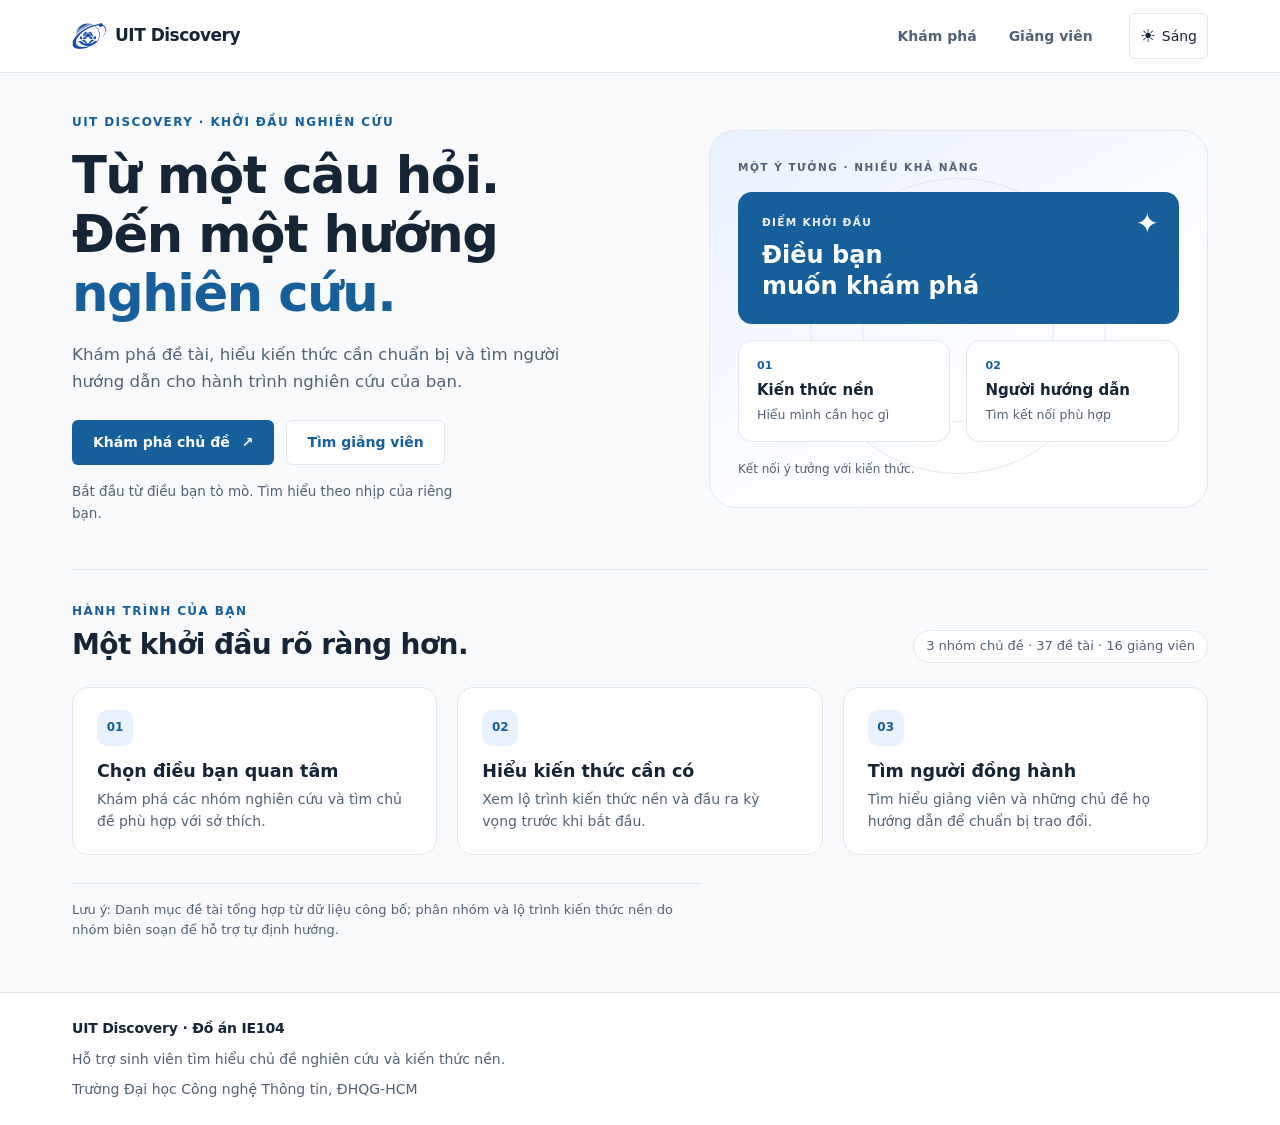
<file: index.html>
<!DOCTYPE html>
<html lang="vi">
  <head>
    <meta charset="utf-8" />
    <script src="assets/js/theme.js"></script>
    <meta name="viewport" content="width=device-width, initial-scale=1" />
    <meta
      name="description"
      content="Khám phá đề tài, kiến thức nền và giảng viên hướng dẫn tại UIT."
    />
    <title>Định hướng nghiên cứu | UIT Discovery</title>
    <link rel="icon" href="assets/images/uit-logo.png" />
    <link rel="stylesheet" href="assets/css/reset.css" />
    <link rel="stylesheet" href="assets/css/style.css" />
    <script type="module" src="assets/js/home.js"></script>
  </head>
  <body id="page-home">
    <a class="skip-link" href="#main-content">Đến nội dung chính</a>
    <header class="site-header">
      <div class="container site-header__inner">
        <a class="site-header__brand" href="index.html"
          ><img
            class="site-header__logo-img"
            src="assets/images/uit-logo.png"
            width="34"
            height="30"
            alt="UIT"
          /><span>UIT Discovery</span></a
        >
        <nav class="site-nav" aria-label="Điều hướng chính">
          <ul class="site-nav__list">
            <li><a class="site-nav__link" href="topics/index.html">Khám phá</a></li>
            <li><a class="site-nav__link" href="lecturers/index.html">Giảng viên</a></li>
          </ul>
        </nav>
        <button
          type="button"
          class="theme-toggle"
          aria-label="Giao diện sáng/tối"
          aria-pressed="false"
          title="Chuyển sang giao diện tối"
          hidden
        >
          <span class="theme-toggle__icon" aria-hidden="true">☀</span
          ><span class="theme-toggle__text">Sáng</span>
        </button>
      </div>
    </header>
    <main id="main-content" class="container home">
      <section class="home__hero" aria-labelledby="home-title">
        <div class="home__copy">
          <p class="eyebrow">UIT DISCOVERY · KHỞI ĐẦU NGHIÊN CỨU</p>
          <h1 id="home-title">
            Từ một câu hỏi.<br />Đến một hướng <span class="home__highlight">nghiên cứu.</span>
          </h1>
          <p class="home__intro">
            Khám phá đề tài, hiểu kiến thức cần chuẩn bị và tìm người hướng dẫn cho hành trình
            nghiên cứu của bạn.
          </p>
          <div class="home__actions">
            <a class="btn" href="topics/index.html"
              >Khám phá chủ đề <span aria-hidden="true">↗</span></a
            >
            <a class="btn btn--outline" href="lecturers/index.html">Tìm giảng viên</a>
          </div>
          <p class="home__note">
            Bắt đầu từ điều bạn tò mò. Tìm hiểu theo nhịp của riêng bạn.
          </p>
        </div>
        <div class="home__visual" aria-hidden="true">
          <div class="home__orbit home__orbit--outer"></div>
          <div class="home__orbit home__orbit--inner"></div>
          <div class="home__visual-label">MỘT Ý TƯỞNG · NHIỀU KHẢ NĂNG</div>
          <div class="home__concept home__concept--main">
            <span class="home__concept-kicker">ĐIỂM KHỞI ĐẦU</span>
            <strong>Điều bạn<br />muốn khám phá</strong>
            <span class="home__concept-mark">✦</span>
          </div>
          <div class="home__concept home__concept--knowledge">
            <span class="home__concept-number">01</span>
            <strong>Kiến thức nền</strong>
            <span>Hiểu mình cần học gì</span>
          </div>
          <div class="home__concept home__concept--mentor">
            <span class="home__concept-number">02</span>
            <strong>Người hướng dẫn</strong>
            <span>Tìm kết nối phù hợp</span>
          </div>
          <div class="home__visual-caption">Kết nối ý tưởng với kiến thức.</div>
        </div>
      </section>
      <section class="home__steps" aria-labelledby="home-steps">
        <div class="home__section-heading">
          <div class="home__section-titles">
            <p class="eyebrow">HÀNH TRÌNH CỦA BẠN</p>
            <h2 id="home-steps">Một khởi đầu rõ ràng hơn.</h2>
          </div>
          <p id="home-stats" class="home__stats" hidden></p>
        </div>
        <ol class="home__step-list">
          <li>
            <span class="home__step-number" aria-hidden="true">01</span>
            <div class="home__step-body">
              <h3>Chọn điều bạn quan tâm</h3>
              <p>Khám phá các nhóm nghiên cứu và tìm chủ đề phù hợp với sở thích.</p>
            </div>
          </li>
          <li>
            <span class="home__step-number" aria-hidden="true">02</span>
            <div class="home__step-body">
              <h3>Hiểu kiến thức cần có</h3>
              <p>Xem lộ trình kiến thức nền và đầu ra kỳ vọng trước khi bắt đầu.</p>
            </div>
          </li>
          <li>
            <span class="home__step-number" aria-hidden="true">03</span>
            <div class="home__step-body">
              <h3>Tìm người đồng hành</h3>
              <p>Tìm hiểu giảng viên và những chủ đề họ hướng dẫn để chuẩn bị trao đổi.</p>
            </div>
          </li>
        </ol>
      </section>
      <p class="home__disclaimer">
        Lưu ý: Danh mục đề tài tổng hợp từ dữ liệu công bố; phân nhóm và lộ trình kiến thức nền do
        nhóm biên soạn để hỗ trợ tự định hướng.
      </p>
    </main>
    <footer class="site-footer">
      <div class="container site-footer__inner">
        <p class="site-footer__brand">UIT Discovery · Đồ án IE104</p>
        <p>Hỗ trợ sinh viên tìm hiểu chủ đề nghiên cứu và kiến thức nền.</p>
        <p>Trường Đại học Công nghệ Thông tin, ĐHQG-HCM</p>
      </div>
    </footer>
    <noscript><p class="container">Hãy bật JavaScript để tải dữ liệu và xem lộ trình.</p></noscript>
  </body>
</html>
</file>
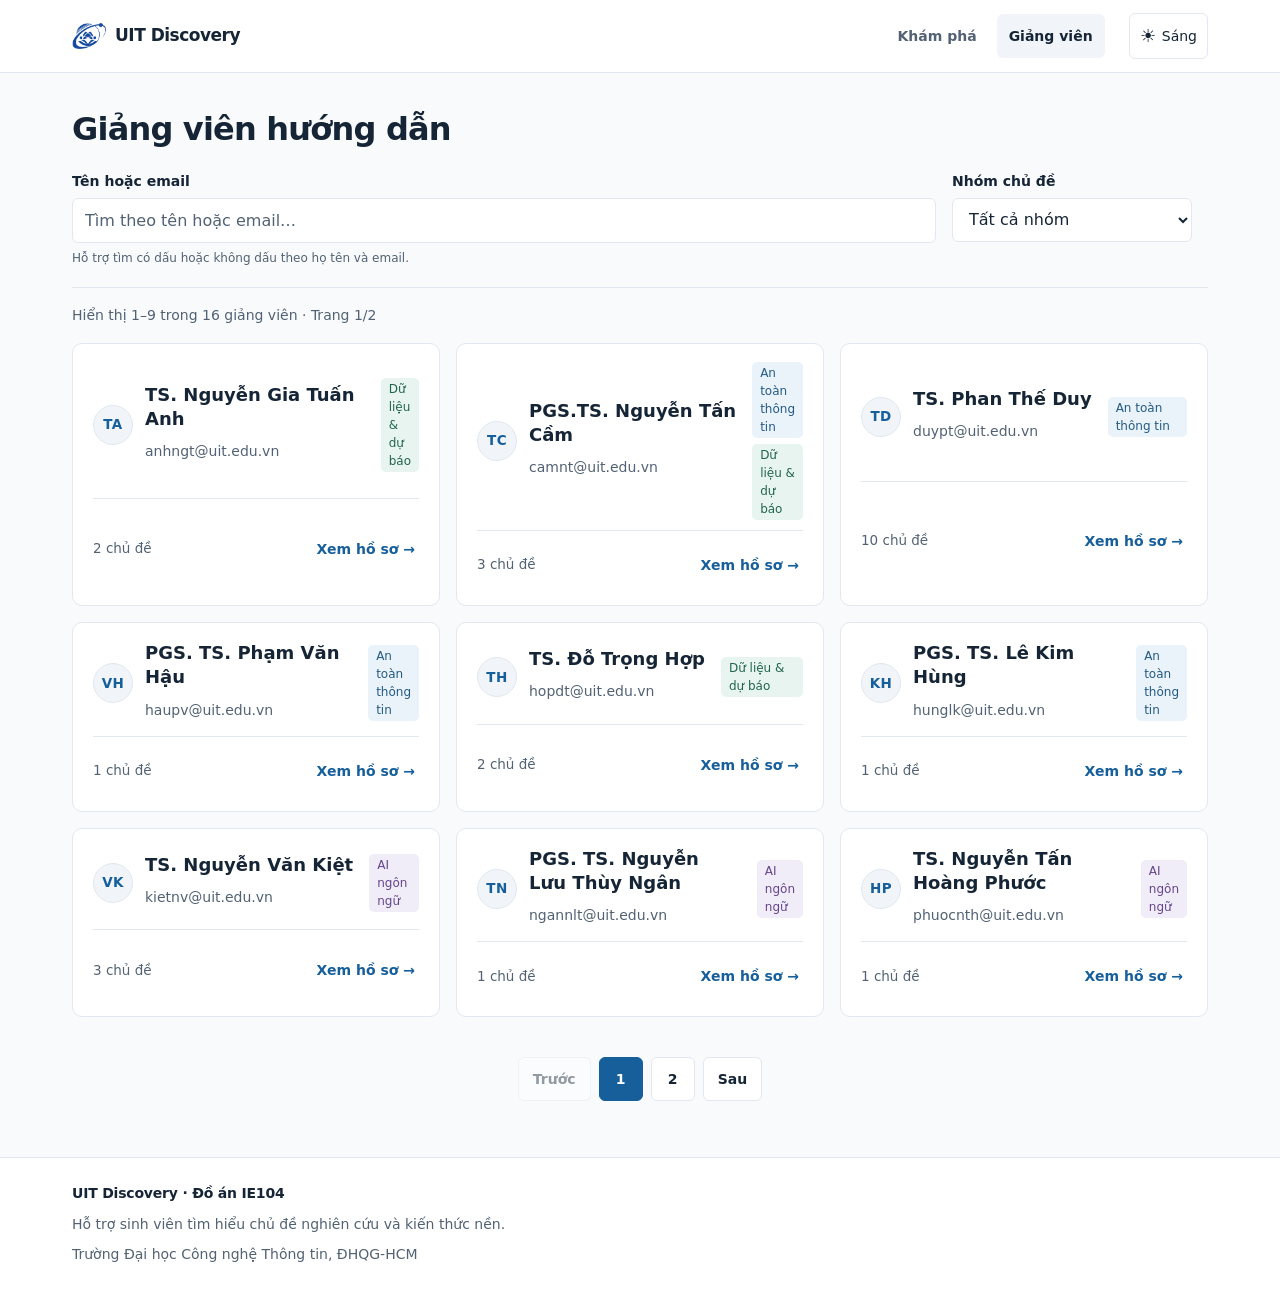
<file: lecturers/index.html>
<!DOCTYPE html>
<html lang="vi">
  <head>
    <meta charset="utf-8" />
    <script src="../assets/js/theme.js"></script>
    <meta name="viewport" content="width=device-width, initial-scale=1" />
    <meta name="description" content="Tìm giảng viên theo tên, email và nhóm chủ đề nghiên cứu." />
    <title>Giảng viên hướng dẫn | UIT Discovery</title>
    <link rel="icon" href="../assets/images/uit-logo.png" />
    <link rel="stylesheet" href="../assets/css/reset.css" />
    <link rel="stylesheet" href="../assets/css/style.css" />
    <link rel="stylesheet" href="../assets/css/lecturers.css" />
    <script type="module" src="../assets/js/lecturers.js"></script>
  </head>
  <body id="page-lecturers">
    <a class="skip-link" href="#main-content">Đến nội dung chính</a>
    <header class="site-header">
      <div class="container site-header__inner">
        <a class="site-header__brand" href="../index.html"
          ><img
            class="site-header__logo-img"
            src="../assets/images/uit-logo.png"
            width="34"
            height="30"
            alt="UIT"
          /><span>UIT Discovery</span></a
        >
        <nav class="site-nav" aria-label="Điều hướng chính">
          <ul class="site-nav__list">
            <li><a class="site-nav__link" href="../topics/index.html">Khám phá</a></li>
            <li>
              <a class="site-nav__link" href="../lecturers/index.html" aria-current="page"
                >Giảng viên</a
              >
            </li>
          </ul>
        </nav>
        <button
          type="button"
          class="theme-toggle"
          aria-label="Giao diện sáng/tối"
          aria-pressed="false"
          title="Chuyển sang giao diện tối"
          hidden
        >
          <span class="theme-toggle__icon" aria-hidden="true">☀</span
          ><span class="theme-toggle__text">Sáng</span>
        </button>
      </div>
    </header>
    <main id="main-content" class="container page">
      <header class="page-header">
        <h1>Giảng viên hướng dẫn</h1>
      </header>
      <form id="lecturer-filter" class="lecturers-filter" role="search">
        <div class="form-group lecturers-filter__search">
          <label for="lecturer-search">Tên hoặc email</label
          ><input
            id="lecturer-search"
            type="search"
            placeholder="Tìm theo tên hoặc email…"
            autocomplete="off"
            aria-describedby="lecturer-search-hint"
          />
          <p id="lecturer-search-hint" class="lecturers-filter__hint">
            Hỗ trợ tìm có dấu hoặc không dấu theo họ tên và email.
          </p>
        </div>
        <div class="form-group">
          <label for="lecturer-group">Nhóm chủ đề</label
          ><select id="lecturer-group">
            <option value="">Tất cả nhóm</option>
          </select>
        </div>
        <div class="lecturers-filter__actions">
          <!-- Lọc đã chạy live theo ô tìm/select nên nút "Tìm" bị ẩn (giữ control submit trong form cho W3C hợp lệ). -->
          <button class="btn btn--outline" type="submit" hidden>Tìm</button
          ><button id="lecturers-reset" class="btn btn--quiet" type="reset" hidden>
            Xóa bộ lọc
          </button>
        </div>
      </form>
      <h2 id="lecturers-results-heading" class="sr-only" tabindex="-1">Danh sách giảng viên</h2>
      <p id="lecturers-status" class="lecturers-status" role="status" aria-live="polite">
        Đang tải giảng viên…
      </p>
      <section
        class="lecturers-grid"
        id="lecturers-list"
        aria-label="Danh sách giảng viên"
      ></section>
      <div id="lecturers-empty" class="lecturers-empty" hidden>
        <p class="lecturers-empty__text">Không có giảng viên nào khớp bộ lọc hiện tại.</p>
        <button type="button" class="btn btn--outline" data-empty-reset>Xóa bộ lọc</button>
      </div>
      <nav
        id="lecturers-pagination"
        class="lecturers-pagination"
        aria-label="Phân trang danh sách giảng viên"
        hidden
      ></nav>
    </main>
    <footer class="site-footer">
      <div class="container site-footer__inner">
        <p class="site-footer__brand">UIT Discovery · Đồ án IE104</p>
        <p>Hỗ trợ sinh viên tìm hiểu chủ đề nghiên cứu và kiến thức nền.</p>
        <p>Trường Đại học Công nghệ Thông tin, ĐHQG-HCM</p>
      </div>
    </footer>
    <noscript><p class="container">Hãy bật JavaScript để tải dữ liệu và xem lộ trình.</p></noscript>
  </body>
</html>
</file>
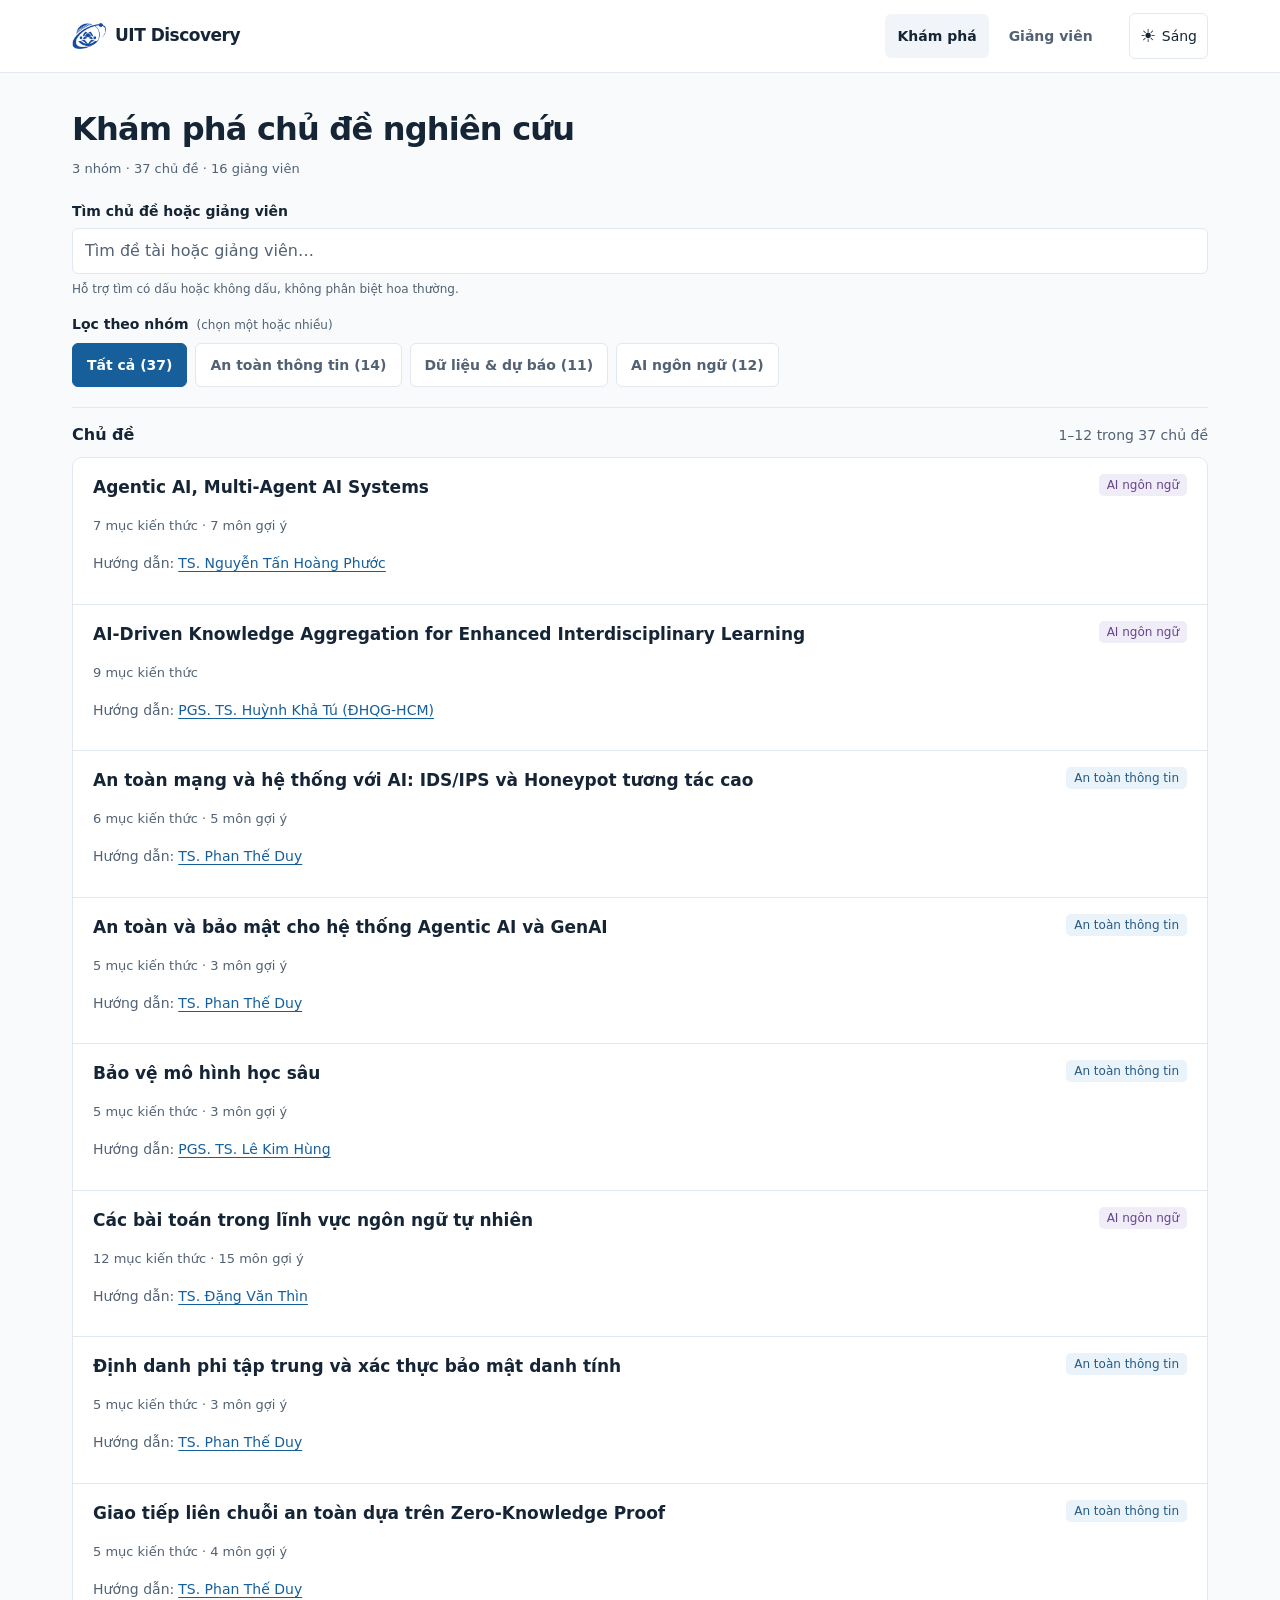
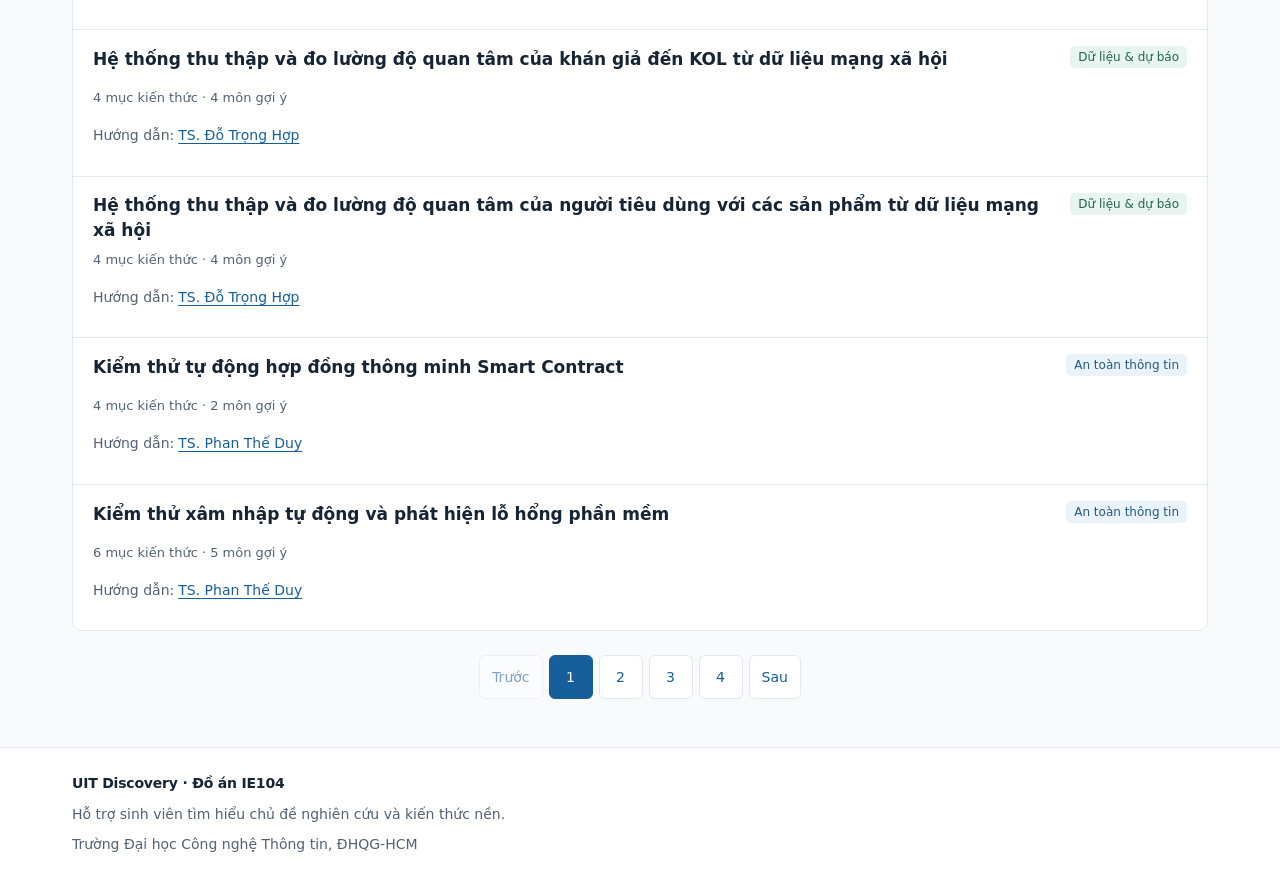
<file: topics/index.html>
<!DOCTYPE html>
<html lang="vi">
  <head>
    <meta charset="utf-8" />
    <script src="../assets/js/theme.js"></script>
    <meta name="viewport" content="width=device-width, initial-scale=1" />
    <meta
      name="description"
      content="Tìm chủ đề nghiên cứu, xem kiến thức nền và người hướng dẫn."
    />
    <title>Khám phá chủ đề | UIT Discovery</title>
    <link rel="icon" href="../assets/images/uit-logo.png" />
    <link rel="stylesheet" href="../assets/css/reset.css" />
    <link rel="stylesheet" href="../assets/css/style.css" />
    <link rel="stylesheet" href="../assets/css/topics.css" />
    <script type="module" src="../assets/js/topics.js"></script>
  </head>
  <body id="page-topics">
    <a class="skip-link" href="#main-content">Đến nội dung chính</a>
    <header class="site-header">
      <div class="container site-header__inner">
        <a class="site-header__brand" href="../index.html"
          ><img
            class="site-header__logo-img"
            src="../assets/images/uit-logo.png"
            width="34"
            height="30"
            alt="UIT"
          /><span>UIT Discovery</span></a
        >
        <nav class="site-nav" aria-label="Điều hướng chính">
          <ul class="site-nav__list">
            <li>
              <a class="site-nav__link" href="../topics/index.html" aria-current="page">Khám phá</a>
            </li>
            <li><a class="site-nav__link" href="../lecturers/index.html">Giảng viên</a></li>
          </ul>
        </nav>
        <button
          type="button"
          class="theme-toggle"
          aria-label="Giao diện sáng/tối"
          aria-pressed="false"
          title="Chuyển sang giao diện tối"
          hidden
        >
          <span class="theme-toggle__icon" aria-hidden="true">☀</span
          ><span class="theme-toggle__text">Sáng</span>
        </button>
      </div>
    </header>
    <main id="main-content" class="container page">
      <header class="page-header">
        <h1>Khám phá chủ đề nghiên cứu</h1>
        <p id="data-stats" class="topics-summary">Đang tải thống kê…</p>
      </header>
      <section class="topics-search" aria-label="Tìm và lọc chủ đề">
        <div class="form-group">
          <label for="topic-search">Tìm chủ đề hoặc giảng viên</label
          ><input
            id="topic-search"
            type="search"
            placeholder="Tìm đề tài hoặc giảng viên…"
            autocomplete="off"
            aria-describedby="topic-search-hint"
          />
          <p id="topic-search-hint" class="topics-search__hint">
            Hỗ trợ tìm có dấu hoặc không dấu, không phân biệt hoa thường.
          </p>
        </div>
        <div class="topics-groups__header">
          <p class="topics-groups__label">
            Lọc theo nhóm
            <span class="topics-groups__hint">(chọn một hoặc nhiều)</span>
          </p>
          <button id="reset-filters" class="btn btn--quiet" type="button" hidden>
            Xóa bộ lọc
          </button>
        </div>
        <div
          id="group-pills"
          class="topics-groups"
          role="group"
          aria-label="Lọc theo nhóm chủ đề"
        ></div>
      </section>
      <section aria-labelledby="results-heading">
        <div class="topics-results">
          <h2 id="results-heading" class="topics-results__heading" tabindex="-1">Chủ đề</h2>
          <p id="results-status" role="status" aria-live="polite">Đang tải chủ đề…</p>
        </div>
        <div id="topics-list" class="topics-list"></div>
        <div id="topics-empty" class="topics-empty" hidden>
          <p class="topics-empty__text">Không có chủ đề nào khớp bộ lọc hiện tại.</p>
          <button type="button" class="btn btn--outline" data-empty-reset>
            Xóa bộ lọc
          </button>
        </div>
        <nav
          id="topic-pagination"
          class="topics-pagination"
          aria-label="Phân trang chủ đề"
          hidden
        ></nav>
      </section>
    </main>
    <footer class="site-footer">
      <div class="container site-footer__inner">
        <p class="site-footer__brand">UIT Discovery · Đồ án IE104</p>
        <p>Hỗ trợ sinh viên tìm hiểu chủ đề nghiên cứu và kiến thức nền.</p>
        <p>Trường Đại học Công nghệ Thông tin, ĐHQG-HCM</p>
      </div>
    </footer>
    <noscript><p class="container">Hãy bật JavaScript để tải dữ liệu và xem lộ trình.</p></noscript>
  </body>
</html>
</file>
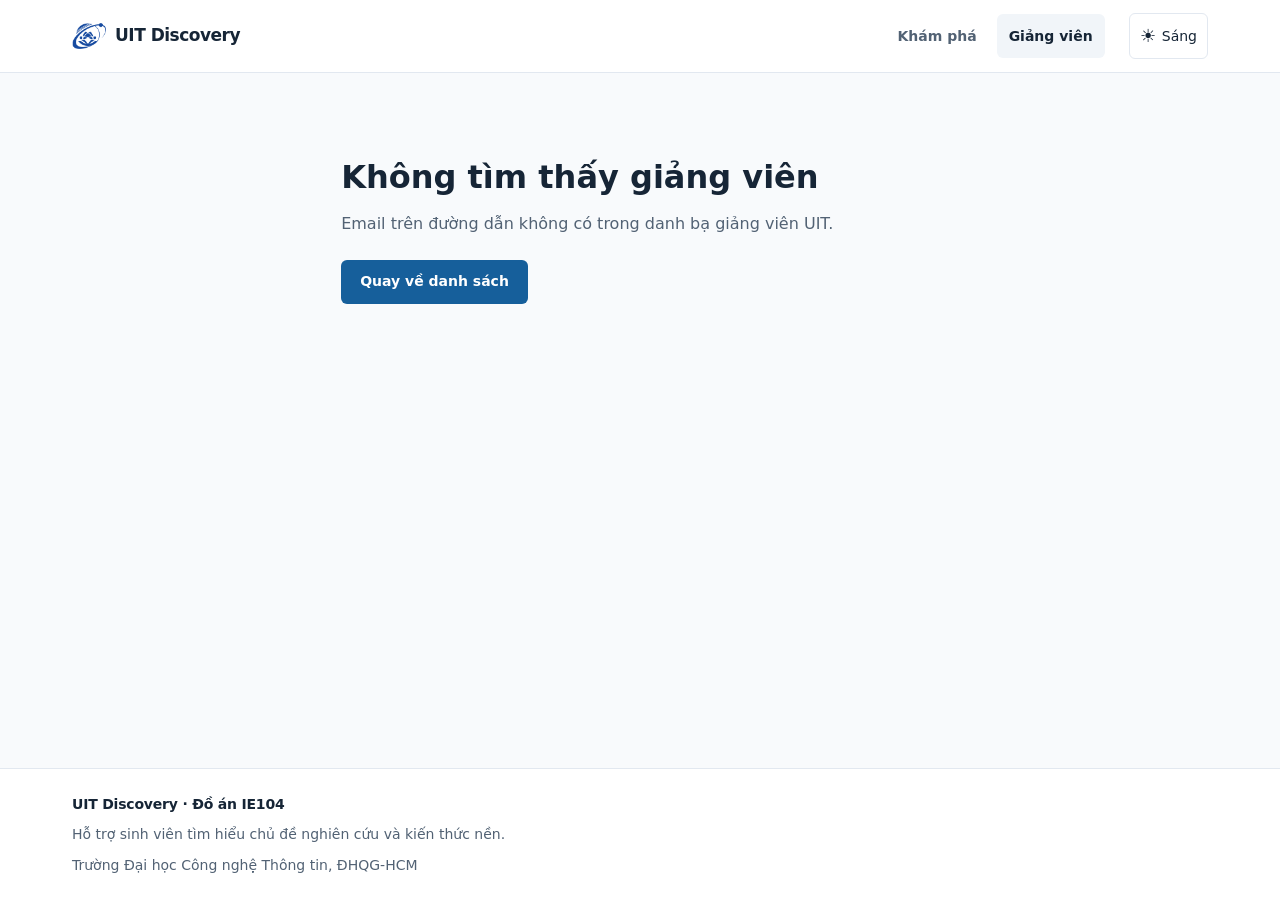
<file: lecturers/detail/index.html>
<!DOCTYPE html>
<html lang="vi">
  <head>
    <meta charset="utf-8" />
    <script src="../../assets/js/theme.js"></script>
    <meta name="viewport" content="width=device-width, initial-scale=1" />
    <meta
      name="description"
      content="Thông tin giảng viên, hồ sơ nghiên cứu và các chủ đề hướng dẫn."
    />
    <title>Hồ sơ giảng viên | UIT Discovery</title>
    <link rel="icon" href="../../assets/images/uit-logo.png" />
    <link rel="stylesheet" href="../../assets/css/reset.css" />
    <link rel="stylesheet" href="../../assets/css/style.css" />
    <link rel="stylesheet" href="../../assets/css/lecturer-detail.css" />
    <script type="module" src="../../assets/js/lecturer-detail.js"></script>
  </head>
  <body id="page-lecturer-detail">
    <a class="skip-link" href="#main-content">Đến nội dung chính</a>
    <header class="site-header">
      <div class="container site-header__inner">
        <a class="site-header__brand" href="../../index.html"
          ><img
            class="site-header__logo-img"
            src="../../assets/images/uit-logo.png"
            width="34"
            height="30"
            alt="UIT"
          /><span>UIT Discovery</span></a
        >
        <nav class="site-nav" aria-label="Điều hướng chính">
          <ul class="site-nav__list">
            <li><a class="site-nav__link" href="../../topics/index.html">Khám phá</a></li>
            <li>
              <a class="site-nav__link" href="../../lecturers/index.html" aria-current="page"
                >Giảng viên</a
              >
            </li>
          </ul>
        </nav>
        <button
          type="button"
          class="theme-toggle"
          aria-label="Giao diện sáng/tối"
          aria-pressed="false"
          title="Chuyển sang giao diện tối"
          hidden
        >
          <span class="theme-toggle__icon" aria-hidden="true">☀</span
          ><span class="theme-toggle__text">Sáng</span>
        </button>
      </div>
    </header>
    <main id="main-content" class="container page profile-page" aria-busy="true">
      <p id="profile-load-status" class="profile-page__loading" role="status">
        Đang tải hồ sơ giảng viên…
      </p>
      <nav class="breadcrumb" aria-label="Đường dẫn">
        <a href="../index.html">Giảng viên</a><span aria-hidden="true"> / </span
        ><span id="profile-breadcrumb-current">Hồ sơ</span>
      </nav>
      <h1 id="profile-title">Hồ sơ giảng viên</h1>
      <div id="profile-content"></div>
    </main>
    <footer class="site-footer">
      <div class="container site-footer__inner">
        <p class="site-footer__brand">UIT Discovery · Đồ án IE104</p>
        <p>Hỗ trợ sinh viên tìm hiểu chủ đề nghiên cứu và kiến thức nền.</p>
        <p>Trường Đại học Công nghệ Thông tin, ĐHQG-HCM</p>
      </div>
    </footer>
    <noscript><p class="container">Hãy bật JavaScript để tải dữ liệu và xem lộ trình.</p></noscript>
  </body>
</html>
</file>
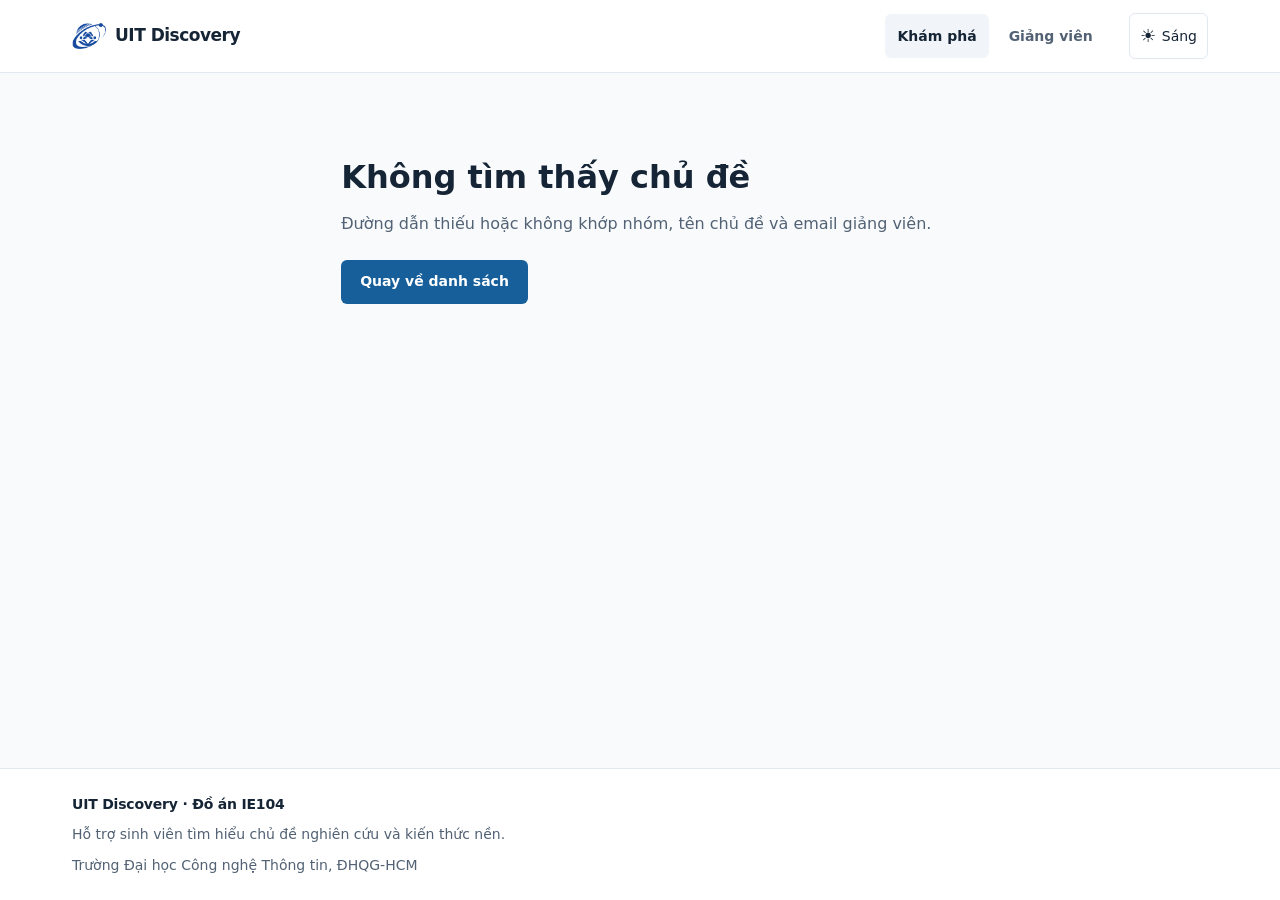
<file: topics/detail/index.html>
<!DOCTYPE html>
<html lang="vi">
  <head>
    <meta charset="utf-8" />
    <script src="../../assets/js/theme.js"></script>
    <meta name="viewport" content="width=device-width, initial-scale=1" />
    <meta
      name="description"
      content="Tìm hiểu kiến thức nền, lộ trình tiên quyết và giảng viên hướng dẫn cho chủ đề nghiên cứu."
    />
    <title>Chi tiết chủ đề | UIT Discovery</title>
    <link rel="icon" href="../../assets/images/uit-logo.png" />
    <link rel="stylesheet" href="../../assets/css/reset.css" />
    <link rel="stylesheet" href="../../assets/css/style.css" />
    <link rel="stylesheet" href="../../assets/css/topic-detail.css" />
    <script type="module" src="../../assets/js/topic-detail.js"></script>
  </head>
  <body id="page-topic-detail">
    <a class="skip-link" href="#main-content">Đến nội dung chính</a>
    <header class="site-header">
      <div class="container site-header__inner">
        <a class="site-header__brand" href="../../index.html"
          ><img
            class="site-header__logo-img"
            src="../../assets/images/uit-logo.png"
            width="34"
            height="30"
            alt="UIT"
          /><span>UIT Discovery</span></a
        >
        <nav class="site-nav" aria-label="Điều hướng chính">
          <ul class="site-nav__list">
            <li>
              <a class="site-nav__link" href="../../topics/index.html" aria-current="page"
                >Khám phá</a
              >
            </li>
            <li><a class="site-nav__link" href="../../lecturers/index.html">Giảng viên</a></li>
          </ul>
        </nav>
        <button
          type="button"
          class="theme-toggle"
          aria-label="Giao diện sáng/tối"
          aria-pressed="false"
          title="Chuyển sang giao diện tối"
          hidden
        >
          <span class="theme-toggle__icon" aria-hidden="true">☀</span
          ><span class="theme-toggle__text">Sáng</span>
        </button>
      </div>
    </header>
    <main id="main-content" class="container page topic-detail" aria-busy="true">
      <p id="topic-load-status" class="topic-detail__loading" role="status">
        Đang tải chủ đề và lộ trình kiến thức…
      </p>
      <nav class="breadcrumb" aria-label="Đường dẫn">
        <a href="../index.html">Khám phá chủ đề</a><span aria-hidden="true"> / </span
        ><span id="breadcrumb-current">Chi tiết</span>
      </nav>
      <header class="topic-header">
        <div class="topic-header__main">
          <span id="topic-group-badge" class="badge">Đang tải nhóm…</span>
          <h1 id="topic-title">Đang tải chủ đề…</h1>
          <div class="topic-header__meta">
            <span
              >Hướng dẫn:
              <a id="topic-lecturer-link" href="../../lecturers/index.html">Đang tải…</a></span
            ><span id="topic-email-link">Email giảng viên</span>
          </div>
        </div>
        <div id="topic-switcher-container" class="topic-switcher"></div>
      </header>
      <section class="roadmap-section" aria-labelledby="roadmap-heading">
        <header class="roadmap-header">
          <h2 id="roadmap-heading">Kiến thức nền</h2>
          <p>
            Nhánh con là kiến thức tiên quyết cần học trước nhánh cha (mũi tên hướng từ con về cha).
          </p>
          <details class="reading-guide">
            <summary>Hướng dẫn thao tác</summary>
            <p>
              Chọn tên mục để xem đầu ra và môn học tham khảo; bấm +/− để mở hoặc thu nhánh. Kéo
              vùng trống (hoặc bật “Kéo 2D” trên màn hình nhỏ) để di chuyển, dùng nút +/− hoặc phím
              mũi tên/0 để điều chỉnh góc nhìn.
            </p>
          </details>
        </header>
        <div class="mindmap-component">
          <div class="mindmap-toolbar">
            <div class="mindmap-toolbar__views" role="group" aria-label="Chế độ hiển thị">
              <button
                type="button"
                class="mindmap-view-btn"
                id="btn-view-mindmap"
                aria-pressed="true"
              >
                Sơ đồ</button
              ><button
                type="button"
                class="mindmap-view-btn"
                id="btn-view-cards"
                aria-pressed="false"
              >
                Danh sách
              </button>
            </div>
            <div
              class="mindmap-toolbar__controls"
              id="mindmap-controls"
              role="group"
              aria-label="Điều khiển sơ đồ"
            >
              <button
                type="button"
                class="mindmap-tool-btn"
                id="btn-zoom-in"
                aria-label="Phóng to"
                title="Phóng to"
              >
                +</button
              ><button
                type="button"
                class="mindmap-tool-btn"
                id="btn-zoom-out"
                aria-label="Thu nhỏ"
                title="Thu nhỏ"
              >
                −</button
              ><button
                type="button"
                class="mindmap-tool-btn mindmap-tool-btn--with-label"
                id="btn-zoom-reset"
                aria-label="Căn vừa sơ đồ trong khung"
                title="Căn vừa sơ đồ trong khung"
              >
                <svg
                  class="mindmap-tool-btn__icon"
                  viewBox="0 0 24 24"
                  width="18"
                  height="18"
                  fill="currentColor"
                  aria-hidden="true"
                >
                  <path
                    d="M6 16h12V8H6v8zm-2 4h4v-2H4v-2H2v4c0 1.1.9 2 2 2zm0-16v4H2V4c0-1.1.9-2 2-2h4v2H4zm16-2h-4v2h4v4h2V4c0-1.1-.9-2-2-2zm0 18h-4v2h4c1.1 0 2-.9 2-2v-4h-2v4z"
                  ></path>
                </svg>
                <span class="mindmap-tool-btn__label">Căn vừa</span></button
              ><button
                type="button"
                class="mindmap-tool-btn mindmap-tool-btn--with-label"
                id="btn-pan-mode"
                aria-pressed="false"
                title="Bật/tắt kéo 2 chiều trực tiếp trên sơ đồ"
              >
                <span class="mindmap-tool-btn__label">Kéo 2D</span></button
              ><button
                type="button"
                class="mindmap-tool-btn mindmap-tool-btn--with-label"
                id="btn-fullscreen"
                aria-label="Toàn màn hình"
                title="Toàn màn hình"
                aria-pressed="false"
              >
                <svg
                  class="mindmap-tool-btn__icon"
                  viewBox="0 0 24 24"
                  width="18"
                  height="18"
                  fill="currentColor"
                  aria-hidden="true"
                >
                  <path
                    id="fullscreen-icon-path"
                    d="M7 14H5v5h5v-2H7v-3zm-2-4h2V7h3V5H5v5zm12 7h-3v2h5v-5h-2v3zM14 5v2h3v3h2V5h-5z"
                  ></path>
                </svg>
                <span class="mindmap-tool-btn__label" id="fullscreen-label">Toàn màn hình</span>
              </button>
            </div>
          </div>
          <section
            class="mindmap-viewport"
            id="mindmap-viewport"
            tabindex="0"
            aria-label="Sơ đồ kiến thức tương tác"
          >
            <div class="mindmap-stage" id="mindmap-stage">
              <svg class="mindmap-svg" id="mindmap-svg" aria-hidden="true"></svg>
              <div class="mindmap-nodes" id="mindmap-nodes"></div>
            </div>
          </section>
          <div class="mindmap-cards-view" id="cards-viewport" hidden>
            <div id="roadmap-pillars-grid" class="roadmap-pillars-grid"></div>
          </div>
          <p id="mindmap-hint" class="mindmap-hint">
            Chọn tên mục để xem chi tiết · Dùng +/− để mở hoặc thu nhánh.
          </p>
          <p id="mindmap-live-status" class="sr-only" role="status" aria-live="polite"></p>
          <dialog class="mindmap-drawer" id="mindmap-drawer" aria-labelledby="drawer-title" hidden>
            <div class="mindmap-drawer__header">
              <span class="badge" id="drawer-badge">Kiến thức</span
              ><button
                type="button"
                class="mindmap-drawer__close"
                id="drawer-close"
                aria-label="Đóng bảng chi tiết"
              >
                ×
              </button>
            </div>
            <h3 class="mindmap-drawer__title" id="drawer-title">Tên kiến thức</h3>
            <div class="mindmap-drawer__body">
              <section class="mindmap-drawer__section" id="drawer-outcome-section">
                <h4 class="mindmap-drawer__label">Đầu ra kỳ vọng</h4>
                <p id="drawer-outcome" class="mindmap-drawer__text"></p>
              </section>
              <section class="mindmap-drawer__section" id="drawer-subjects-section">
                <h4 class="mindmap-drawer__label">Môn học gợi ý tham khảo</h4>
                <div id="drawer-subjects" class="mindmap-drawer__subjects"></div>
              </section>
              <section class="mindmap-drawer__section" id="drawer-prereqs-section">
                <h4 class="mindmap-drawer__label">Kiến thức cần học trước</h4>
                <ul id="drawer-prereqs" class="mindmap-drawer__prereqs"></ul>
              </section>
            </div>
          </dialog>
        </div>
        <p class="roadmap-footnote">
          Lưu ý: Lộ trình và môn học gợi ý là tài liệu tham khảo do nhóm biên soạn, không phải yêu
          cầu bắt buộc của giảng viên.
        </p>
      </section>
      <div class="topic-footer">
        <a href="../index.html">Quay lại danh sách chủ đề</a
        ><a id="btn-action-lecturer" href="../../lecturers/index.html">Xem hồ sơ giảng viên</a>
      </div>
    </main>
    <footer class="site-footer">
      <div class="container site-footer__inner">
        <p class="site-footer__brand">UIT Discovery · Đồ án IE104</p>
        <p>Hỗ trợ sinh viên tìm hiểu chủ đề nghiên cứu và kiến thức nền.</p>
        <p>Trường Đại học Công nghệ Thông tin, ĐHQG-HCM</p>
      </div>
    </footer>
    <noscript><p class="container">Hãy bật JavaScript để tải dữ liệu và xem lộ trình.</p></noscript>
  </body>
</html>
</file>
<file: assets/css/style.css>
/* Nền giao diện học thuật tối giản — Nhóm trưởng quản lý token và thành phần dùng chung. */
:root {
  color-scheme: light;
  --color-bg: #f8fafc;
  --color-surface: #ffffff;
  --color-text: #162536;
  --color-muted: #526274;
  --color-border: #e2e8f0;
  --color-primary: #165f9b;
  --color-on-primary: #ffffff;
  --color-link: #165f9b;
  --color-focus: #165f9b;
  --color-surface-muted: #f1f5f9;
  --color-accent-soft: #eaf2ff;
  --color-domain-1-bg: #eaf2fa;
  --color-domain-1-accent: #235b85;
  --color-domain-2-bg: #e7f4ef;
  --color-domain-2-accent: #23654e;
  --color-domain-3-bg: #f0ecf8;
  --color-domain-3-accent: #65468c;
  --color-domain-4-bg: #f8f1e5;
  --color-domain-4-accent: #7c4d12;
  --color-domain-5-bg: #f8ebf0;
  --color-domain-5-accent: #7d3554;
  --color-domain-6-bg: #e8f4f8;
  --color-domain-6-accent: #1f5f75;
  --font-body: system-ui, -apple-system, "Segoe UI", Arial, sans-serif;
  --font-heading: var(--font-body);
  --space-1: 4px;
  --space-2: 8px;
  --space-3: 12px;
  --space-4: 16px;
  --space-5: 24px;
  --space-6: 32px;
  --space-7: 40px;
  --space-8: 48px;
  --radius-sm: 6px;
  --radius-card: 10px;
  --radius-dialog: 12px;
  --radius-pill: 999px;
  --shadow-soft: none;
  --shadow-overlay: 0 12px 32px rgb(15 23 42 / 18%);
  --container-max: 1200px;
  --transition-fast: 150ms ease;
}

/* Fallback giao diện tối theo hệ điều hành khi trình duyệt tắt JavaScript. */
@media (prefers-color-scheme: dark) {
  :root:not([data-theme="light"]) {
    color-scheme: dark;
    --color-bg: #121820;
    --color-surface: #18212c;
    --color-text: #ecf2f8;
    --color-muted: #acb8c8;
    --color-border: #2c3849;
    --color-primary: #8cc7ff;
    --color-on-primary: #10263a;
    --color-link: #8cc7ff;
    --color-focus: #a9d6ff;
    --color-surface-muted: #212c3b;
    --color-accent-soft: #21364e;
    --color-domain-1-bg: #20354a;
    --color-domain-1-accent: #acd4f7;
    --color-domain-2-bg: #203a36;
    --color-domain-2-accent: #a1dfcf;
    --color-domain-3-bg: #342e48;
    --color-domain-3-accent: #d5c6f5;
    --color-domain-4-bg: #3b3020;
    --color-domain-4-accent: #f3d19c;
    --color-domain-5-bg: #3c2633;
    --color-domain-5-accent: #f2bfd4;
    --color-domain-6-bg: #1e3742;
    --color-domain-6-accent: #a3ddef;
    --shadow-soft: none;
    --shadow-overlay: 0 12px 36px rgb(0 0 0 / 45%);
  }

}

/* Giao diện tối chủ động qua thuộc tính data-theme trên phần tử gốc. */
:root[data-theme="dark"] {
  color-scheme: dark;
  --color-bg: #121820;
  --color-surface: #18212c;
  --color-text: #ecf2f8;
  --color-muted: #acb8c8;
  --color-border: #2c3849;
  --color-primary: #8cc7ff;
  --color-on-primary: #10263a;
  --color-link: #8cc7ff;
  --color-focus: #a9d6ff;
  --color-surface-muted: #212c3b;
  --color-accent-soft: #21364e;
  --color-domain-1-bg: #20354a;
  --color-domain-1-accent: #acd4f7;
  --color-domain-2-bg: #203a36;
  --color-domain-2-accent: #a1dfcf;
  --color-domain-3-bg: #342e48;
  --color-domain-3-accent: #d5c6f5;
  --color-domain-4-bg: #3b3020;
  --color-domain-4-accent: #f3d19c;
  --color-domain-5-bg: #3c2633;
  --color-domain-5-accent: #f2bfd4;
  --color-domain-6-bg: #1e3742;
  --color-domain-6-accent: #a3ddef;
  --shadow-soft: none;
  --shadow-overlay: 0 12px 36px rgb(0 0 0 / 45%);
}


html {
  scroll-padding-top: 24px;
}

body {
  min-width: 0;
  min-height: 100vh;
  display: flex;
  flex-direction: column;
  background: var(--color-bg);
  color: var(--color-text);
  font-family: var(--font-body);
  font-size: 16px;
  line-height: 1.6;
}

main {
  flex: 1;
  min-width: 0;
}

[hidden] {
  display: none !important;
}

h1,
h2,
h3,
p,
a,
summary {
  overflow-wrap: anywhere;
}

h1,
h2,
h3 {
  color: var(--color-text);
  line-height: 1.3;
  font-weight: 700;
}

h1 {
  font-size: 26px;
}

h2 {
  font-size: 22px;
}

h3 {
  font-size: 18px;
}

a {
  color: var(--color-link);
  text-underline-offset: 3px;
}

a:hover {
  text-decoration-thickness: 2px;
}

button,
input,
select {
  font: inherit;
}

button,
a,
input,
select,
summary {
  -webkit-tap-highlight-color: transparent;
}

button {
  cursor: pointer;
}

button,
.btn,
.theme-toggle,
.site-nav__link {
  min-height: 44px;
}

.btn,
.theme-toggle,
.site-nav__link,
input,
select,
button {
  transition:
    background-color var(--transition-fast),
    color var(--transition-fast),
    border-color var(--transition-fast);
}

button:disabled {
  cursor: default;
  opacity: 0.55;
}

button:active:not(:disabled),
.btn:active:not(:disabled) {
  filter: brightness(0.9);
}

:focus-visible {
  outline: 3px solid var(--color-focus);
  outline-offset: 3px;
}

dialog {
  border-radius: var(--radius-dialog);
  box-shadow: var(--shadow-overlay);
}

.container {
  width: 100%;
  max-width: var(--container-max);
  margin-inline: auto;
  padding-inline: 16px;
}

.page {
  padding-block: 28px 48px;
}

.page-header {
  margin-bottom: 20px;
  border-left: 0;
  padding-left: 0;
}

.page-header h1 {
  letter-spacing: -0.8px;
}

.site-header {
  background: var(--color-surface);
  border-bottom: 1px solid var(--color-border);
}

.site-header__inner {
  display: flex;
  align-items: center;
  flex-wrap: wrap;
  gap: 4px 12px;
  padding-block: 8px;
}

.site-header__brand {
  display: inline-flex;
  align-items: center;
  gap: 9px;
  text-decoration: none;
  color: var(--color-text);
  font-size: 17px;
  font-weight: 700;
  letter-spacing: -0.5px;
  white-space: nowrap;
  min-height: 44px;
}

.site-header__logo-img {
  width: 34px;
  height: 30px;
  object-fit: contain;
  /* PNG có alpha: giữ nền trong suốt ở cả hai theme, không thêm ô nền sáng. */
  background: transparent;
}

.site-nav {
  order: 3;
  flex-basis: 100%;
}

.site-nav__list {
  display: flex;
  justify-content: center;
  gap: 8px;
  list-style: none;
  margin: 0;
  padding: 0;
}

.site-nav__link {
  display: flex;
  align-items: center;
  padding: 8px 12px;
  text-decoration: none;
  color: var(--color-muted);
  border-radius: var(--radius-sm);
  font-size: 14px;
  font-weight: 600;
}

.site-nav__link[aria-current="page"] {
  background: var(--color-surface-muted);
  color: var(--color-text);
}

.site-nav__link:hover {
  color: var(--color-link);
}

.theme-toggle {
  margin-left: auto;
  display: inline-flex;
  align-items: center;
  justify-content: center;
  gap: 6px;
  min-width: 76px;
  padding: 8px 10px;
  background: transparent;
  border: 1px solid var(--color-border);
  border-radius: var(--radius-sm);
  color: var(--color-text);
  font-size: 14px;
}

.theme-toggle__icon {
  font-size: 18px;
}

.site-footer {
  background: var(--color-surface);
  border-top: 1px solid var(--color-border);
  color: var(--color-muted);
  font-size: 14px;
}

.site-footer__inner {
  display: flex;
  flex-direction: column;
  align-items: flex-start;
  gap: 8px;
  padding-block: 24px;
}

.site-footer__brand {
  font-weight: 600;
  color: var(--color-text);
  letter-spacing: -0.2px;
}

.btn {
  display: inline-flex;
  justify-content: center;
  align-items: center;
  gap: 12px;
  padding: 9px 18px;
  border: 1px solid transparent;
  border-radius: var(--radius-sm);
  background: var(--color-primary);
  color: var(--color-on-primary);
  text-decoration: none;
  font-weight: 600;
  font-size: 14px;
  line-height: 1.4;
}

.btn:hover:not(:disabled) {
  filter: brightness(0.95);
}

.btn--outline {
  background: var(--color-surface);
  border-color: var(--color-border);
  color: var(--color-link);
}

.btn--quiet {
  background: transparent;
  color: var(--color-link);
  padding-inline: 10px;
}

label {
  font-size: 14px;
  font-weight: 600;
}

input,
select {
  display: block;
  width: 100%;
  min-height: 44px;
  padding: 9px 12px;
  border: 1px solid var(--color-border);
  border-radius: var(--radius-sm);
  background: var(--color-surface);
  color: var(--color-text);
  min-width: 0;
  max-width: 100%;
}

input::placeholder {
  color: var(--color-muted);
  opacity: 1;
}

input:focus,
select:focus {
  border-color: var(--color-focus);
}

.form-group {
  display: grid;
  gap: 6px;
  min-width: 0;
}

.badge,
.lecturer-tag {
  display: inline-block;
  border-radius: 5px;
  padding: 2px 8px;
  background: var(--color-surface-muted);
  color: var(--color-muted);
  font-size: 12px;
  font-weight: 500;
  line-height: 1.5;
}

.badge[data-domain-tone="1"],
.lecturer-tag[data-domain-tone="1"] {
  background: var(--color-domain-1-bg);
  color: var(--color-domain-1-accent);
}

.badge[data-domain-tone="2"],
.lecturer-tag[data-domain-tone="2"] {
  background: var(--color-domain-2-bg);
  color: var(--color-domain-2-accent);
}

.badge[data-domain-tone="3"],
.lecturer-tag[data-domain-tone="3"] {
  background: var(--color-domain-3-bg);
  color: var(--color-domain-3-accent);
}

.badge[data-domain-tone="4"],
.lecturer-tag[data-domain-tone="4"] {
  background: var(--color-domain-4-bg);
  color: var(--color-domain-4-accent);
}

.badge[data-domain-tone="5"],
.lecturer-tag[data-domain-tone="5"] {
  background: var(--color-domain-5-bg);
  color: var(--color-domain-5-accent);
}

.badge[data-domain-tone="6"],
.lecturer-tag[data-domain-tone="6"] {
  background: var(--color-domain-6-bg);
  color: var(--color-domain-6-accent);
}

.badge--subject {
  background: var(--color-surface-muted);
  color: var(--color-text);
  border: 1px solid var(--color-border);
}

.pagination-ellipsis {
  display: inline-flex;
  align-items: center;
  justify-content: center;
  min-width: 32px;
  min-height: 44px;
  color: var(--color-muted);
  font-size: 14px;
  user-select: none;
}

.status-panel {
  padding-block: 48px;
  max-width: 65ch;
}

.status-panel p {
  margin-block: 12px 24px;
  color: var(--color-muted);
}

.skip-link {
  position: absolute;
  top: -100px;
  left: 16px;
  z-index: 100;
  background: var(--color-surface);
  padding: 12px;
  border: 1px solid var(--color-border);
}

.skip-link:focus {
  top: 8px;
}

.sr-only {
  position: absolute;
  width: 1px;
  height: 1px;
  padding: 0;
  margin: -1px;
  overflow: hidden;
  clip: rect(0, 0, 0, 0);
  white-space: nowrap;
  border: 0;
}

.reading-guide {
  color: var(--color-muted);
  font-size: 14px;
}

.reading-guide > summary {
  cursor: pointer;
  min-height: 44px;
  display: list-item;
  padding-block: 10px;
  color: var(--color-link);
  font-weight: 600;
}

.reading-guide p {
  margin-block: 8px 16px;
  max-width: 75ch;
}

.breadcrumb {
  margin-bottom: 20px;
  font-size: 14px;
  color: var(--color-muted);
}

.breadcrumb a {
  display: inline-flex;
  min-height: 44px;
  align-items: center;
}

/* Hàng đề tài dùng lại ở khám phá và hồ sơ. */
.topic-row {
  display: grid;
  gap: 4px;
  padding: 14px 16px;
  min-width: 0;
}

.topic-row + .topic-row {
  border-top: 1px solid var(--color-border);
}

.topic-row__title {
  font-size: 17px;
  font-weight: 600;
  line-height: 1.45;
  margin: 0;
}

.topic-row__title a {
  display: inline-flex;
  align-items: center;
  min-height: 44px;
  margin-top: -8px;
  margin-bottom: 2px;
  color: var(--color-text);
  text-decoration: none;
}

.topic-row__title a:hover {
  color: var(--color-link);
  text-decoration: underline;
}

.topic-row__summary {
  font-size: 13px;
  line-height: 1.5;
  color: var(--color-muted);
  margin: 0;
  overflow-wrap: anywhere;
}

.topic-row__meta {
  display: flex;
  flex-wrap: wrap;
  align-items: baseline;
  gap: 4px;
  color: var(--color-muted);
  font-size: 14px;
}

.topic-row__meta a {
  display: inline-flex;
  align-items: center;
  min-height: 44px;
  margin-block: 2px;
}

.topic-row__group {
  justify-self: start;
}

@media (min-width: 768px) {
  .container {
    padding-inline: 24px;
  }

  h1 {
    font-size: 32px;
  }

  .page {
    padding-top: 36px;
  }

  .site-header__inner {
    min-height: 72px;
    flex-wrap: nowrap;
    gap: 24px;
  }

  .site-nav {
    order: 0;
    flex-basis: auto;
    margin-left: auto;
  }

  .site-nav__list {
    justify-content: flex-start;
  }

  .theme-toggle {
    margin-left: 0;
  }

  .topic-row {
    padding: 16px 20px;
  }
}

@media (min-width: 1024px) {
  .container {
    padding-inline: 32px;
  }

  .topic-row {
    grid-template-columns: minmax(0, 1fr) auto;
    column-gap: 24px;
  }

  .topic-row__title {
    grid-column: 1;
    grid-row: 1;
  }

  .topic-row__summary {
    grid-column: 1;
    grid-row: 2;
  }

  .topic-row__meta {
    grid-column: 1;
    grid-row: 3;
  }

  .topic-row__group {
    grid-column: 2;
    grid-row: 1;
    align-self: start;
    max-width: 190px;
  }
}

@media (prefers-reduced-motion: reduce) {
  *,
  *::before,
  *::after {
    scroll-behavior: auto !important;
    transition: none !important;
    animation: none !important;
  }
}

/* Trang chủ (#page-home): khôi phục Hero 2 cột + khung minh họa + hành trình 3 bước, chuẩn hóa lưới cân đối mọi màn hình. */
#page-home .home {
  max-width: var(--container-max);
  padding-block: 28px 40px;
}

#page-home .home__hero {
  display: grid;
  grid-template-columns: minmax(0, 1fr);
  gap: 28px;
  align-items: center;
}

#page-home .home__copy {
  max-width: 60ch;
}

#page-home .eyebrow {
  font-size: 12px;
  font-weight: 700;
  letter-spacing: 1.4px;
  color: var(--color-link);
  margin: 0;
}

#page-home h1 {
  font-size: clamp(32px, 4vw, 52px);
  line-height: 1.15;
  letter-spacing: -1.4px;
  margin-top: 14px;
}

#page-home .home__highlight {
  color: var(--color-primary);
  white-space: nowrap;
}

#page-home .home__intro {
  color: var(--color-muted);
  font-size: clamp(16px, 1.3vw, 18px);
  line-height: 1.65;
  margin-top: 18px;
  max-width: 48ch;
}

#page-home .home__actions {
  display: flex;
  flex-wrap: wrap;
  gap: 12px;
  margin-block: 24px 16px;
}

#page-home .home__actions .btn {
  padding: 12px 20px;
}

#page-home .home__note {
  font-size: 13.5px;
  color: var(--color-muted);
  max-width: 48ch;
  margin: 0;
}

#page-home .home__visual {
  position: relative;
  display: grid;
  grid-template-columns: minmax(0, 1fr);
  gap: 12px;
  padding: 20px;
  border-radius: 22px;
  background: linear-gradient(150deg, var(--color-accent-soft) 0%, var(--color-surface) 72%);
  border: 1px solid var(--color-border);
  overflow: hidden;
}

#page-home .home__orbit {
  position: absolute;
  left: 50%;
  top: 52%;
  transform: translate(-50%, -50%);
  width: min(296px, 68%);
  aspect-ratio: 1 / 1;
  border: 1px solid var(--color-border);
  border-radius: 50%;
  pointer-events: none;
  z-index: 0;
}

#page-home .home__orbit--inner {
  width: min(192px, 44%);
}

#page-home .home__visual-label {
  grid-column: 1 / -1;
  position: relative;
  z-index: 1;
  font-size: 10.5px;
  letter-spacing: 1.5px;
  font-weight: 700;
  color: var(--color-muted);
}

#page-home .home__concept {
  position: relative;
  z-index: 1;
  display: flex;
  flex-direction: column;
  gap: 4px;
  border-radius: 14px;
}

#page-home .home__concept--main {
  grid-column: 1 / -1;
  padding: 22px 56px 22px 24px;
  background: var(--color-primary);
  color: var(--color-on-primary);
}

#page-home .home__concept-kicker {
  font-size: 10.5px;
  font-weight: 600;
  letter-spacing: 1.3px;
  opacity: 0.92;
}

#page-home .home__concept--main strong {
  font-size: clamp(20px, 2vw, 24px);
  font-weight: 700;
  line-height: 1.28;
  margin-top: 6px;
}

#page-home .home__concept-mark {
  position: absolute;
  right: 20px;
  top: 18px;
  font-size: 28px;
  line-height: 1;
}

#page-home .home__concept--knowledge,
#page-home .home__concept--mentor {
  padding: 16px 18px;
  background: var(--color-surface);
  border: 1px solid var(--color-border);
}

#page-home .home__concept-number {
  color: var(--color-primary);
  font-size: 11px;
  font-weight: 700;
}

#page-home .home__concept--knowledge strong,
#page-home .home__concept--mentor strong {
  font-size: 15px;
  font-weight: 600;
  color: var(--color-text);
}

#page-home .home__concept--knowledge span:last-child,
#page-home .home__concept--mentor span:last-child {
  font-size: 12.5px;
  color: var(--color-muted);
  line-height: 1.45;
}

#page-home .home__visual-caption {
  grid-column: 1 / -1;
  position: relative;
  z-index: 1;
  font-size: 12px;
  color: var(--color-muted);
  margin-top: 2px;
}

#page-home .home__steps {
  margin-top: 36px;
  padding-top: 28px;
  border-top: 1px solid var(--color-border);
}

#page-home .home__section-heading {
  display: flex;
  justify-content: space-between;
  align-items: flex-end;
  flex-wrap: wrap;
  gap: 10px 16px;
}

#page-home .home__section-heading h2 {
  font-size: clamp(22px, 2.4vw, 28px);
  letter-spacing: -0.6px;
  margin: 6px 0 0;
}

#page-home .home__stats {
  font-size: 13px;
  color: var(--color-muted);
  margin: 0;
  padding: 5px 12px;
  background: var(--color-surface);
  border: 1px solid var(--color-border);
  border-radius: var(--radius-pill);
}

#page-home .home__step-list {
  display: grid;
  grid-template-columns: minmax(0, 1fr);
  gap: 12px;
  list-style: none;
  padding: 0;
  margin: 20px 0 0;
}

#page-home .home__step-list li {
  display: grid;
  grid-template-columns: 36px minmax(0, 1fr);
  column-gap: 16px;
  align-items: start;
  padding: 18px 20px;
  background: var(--color-surface);
  border: 1px solid var(--color-border);
  border-radius: 14px;
}

#page-home .home__step-number {
  display: inline-flex;
  align-items: center;
  justify-content: center;
  width: 36px;
  height: 36px;
  border-radius: 10px;
  color: var(--color-primary);
  background: var(--color-accent-soft);
  font-size: 12px;
  font-weight: 700;
  flex-shrink: 0;
}

#page-home .home__step-body h3 {
  font-size: 17.5px;
  color: var(--color-text);
  margin: 0 0 6px;
}

#page-home .home__step-body p {
  font-size: 14px;
  line-height: 1.55;
  color: var(--color-muted);
  margin: 0;
}

#page-home .home__disclaimer {
  margin: 28px 0 0;
  padding-top: 16px;
  border-top: 1px solid var(--color-border);
  border-left: 0;
  border-radius: 0;
  background: transparent;
  font-size: 13px;
  line-height: 1.55;
  color: var(--color-muted);
  max-width: 76ch;
}

@media (max-width: 767px) {
  /* Trang chủ mobile: ẩn vòng orbit trang trí (decorative, aria-hidden) và thu padding khối
     khái niệm + khoảng cách section để CTA dễ thấy và phần tiếp theo rõ ràng (mockup M3). */
  #page-home .home__orbit {
    display: none;
  }

  #page-home .home__visual {
    padding: 16px;
  }

  #page-home .home__concept--main {
    padding: 14px 18px;
  }

  #page-home .home__steps {
    margin-top: 24px;
    padding-top: 20px;
  }
}

@media (min-width: 360px) {
  #page-home .home__visual {
    grid-template-columns: repeat(2, minmax(0, 1fr));
    gap: 14px;
  }
}

@media (min-width: 768px) {
  #page-home .home__visual {
    padding: 24px;
  }

  #page-home .home {
    padding-block: 36px 48px;
  }

  #page-home .home__hero {
    gap: 32px;
  }
}

@media (min-width: 1024px) {
  #page-home .home {
    padding-block: 40px 52px;
  }

  #page-home .home__hero {
    grid-template-columns: minmax(0, 1.08fr) minmax(0, 0.92fr);
    gap: clamp(32px, 4vw, 52px);
  }

  #page-home .home__visual {
    padding: 28px;
    border-radius: 26px;
    gap: 16px;
  }

  #page-home .home__steps {
    margin-top: 44px;
    padding-top: 32px;
  }

  #page-home .home__step-list {
    grid-template-columns: repeat(3, minmax(0, 1fr));
    gap: 20px;
    margin-top: 24px;
  }

  #page-home .home__step-list li {
    display: flex;
    flex-direction: column;
    gap: 14px;
    padding: 22px 24px;
    border-radius: 16px;
  }
}
</file>
<file: assets/css/lecturers.css>
/* TV2 — Danh bạ giảng viên: giao diện phẳng tối giản, chuẩn token style.css và responsive. */

#page-lecturers .lecturers-filter {
  display: grid;
  gap: 16px;
  align-items: end;
  padding: 0 0 20px;
  margin-bottom: 16px;
  border: 0;
  border-bottom: 1px solid var(--color-border);
  border-radius: 0;
  background: transparent;
  box-shadow: none;
}

#page-lecturers .lecturers-filter label {
  line-height: 1.5;
}

#page-lecturers .lecturers-filter input,
#page-lecturers .lecturers-filter select {
  border: 1px solid var(--color-border);
  border-radius: var(--radius-sm);
  background: var(--color-surface);
  transition: border-color var(--transition-fast);
}

#page-lecturers .lecturers-filter input:focus,
#page-lecturers .lecturers-filter select:focus {
  border-color: var(--color-focus);
}

#page-lecturers .lecturers-filter__hint {
  margin: 0;
  font-size: 12px;
  line-height: 1.5;
  color: var(--color-muted);
}

#page-lecturers .lecturers-filter__actions {
  display: flex;
  flex-wrap: wrap;
  gap: 8px;
}

#page-lecturers .lecturers-status {
  color: var(--color-muted);
  font-size: 14px;
  margin-bottom: 16px;
  min-height: 23px;
  font-weight: 500;
}

#page-lecturers .lecturers-grid {
  display: grid;
  grid-template-columns: minmax(0, 1fr);
  gap: 16px;
}

#page-lecturers .lecturers-grid:empty {
  display: none;
}

#page-lecturers .lecturers-empty {
  display: flex;
  flex-direction: column;
  align-items: center;
  gap: 12px;
  padding: 32px 16px;
  text-align: center;
}

#page-lecturers .lecturers-empty__text {
  margin: 0;
  color: var(--color-muted);
  font-size: 15px;
}

#page-lecturers .lecturers-empty .btn {
  min-width: 140px;
}

#page-lecturers .lecturer-card {
  min-width: 0;
  display: flex;
  flex-direction: column;
  gap: 12px;
  padding: 18px 20px;
  background: var(--color-surface);
  border: 1px solid var(--color-border);
  border-radius: var(--radius-card);
  transition: border-color var(--transition-fast);
}

#page-lecturers .lecturer-card:hover {
  background: var(--color-surface);
  border-color: var(--color-link);
}

#page-lecturers .lecturer-card__header {
  display: flex;
  align-items: center;
  gap: 12px;
}

#page-lecturers .lecturer-card__avatar {
  display: flex;
  align-items: center;
  justify-content: center;
  width: 40px;
  height: 40px;
  flex: 0 0 40px;
  border-radius: 50%;
  background: var(--color-surface-muted);
  border: 1px solid var(--color-border);
  color: var(--color-primary);
  font-size: 13.5px;
  font-weight: 700;
  letter-spacing: 0.4px;
  overflow: hidden;
  user-select: none;
}

#page-lecturers .lecturer-card__avatar img {
  width: 100%;
  height: 100%;
  object-fit: cover;
}

#page-lecturers .lecturer-card__meta {
  min-width: 0;
  flex: 1;
}

#page-lecturers .lecturer-card__name {
  font-size: 18px;
  margin: 0;
  line-height: 1.35;
  color: var(--color-text);
  font-weight: 600;
}

#page-lecturers .lecturer-card__email {
  display: inline-flex;
  align-items: center;
  min-height: 44px;
  max-width: 100%;
  margin-block: -2px -6px;
  font-size: 14px;
  color: var(--color-muted);
  text-decoration: none;
  overflow-wrap: anywhere;
}

#page-lecturers .lecturer-card__tags {
  display: flex;
  flex-wrap: wrap;
  gap: 6px;
  min-height: 28px;
}

#page-lecturers .lecturer-card__footer {
  display: flex;
  align-items: center;
  justify-content: space-between;
  gap: 12px;
  margin-top: auto;
  padding-top: 10px;
  border-top: 1px solid var(--color-border);
}

#page-lecturers .lecturer-card__topic-count {
  color: var(--color-muted);
  font-size: 13.5px;
  margin: 0;
}

#page-lecturers .lecturer-card__profile-link {
  display: inline-flex;
  align-items: center;
  gap: 4px;
  min-height: 44px;
  padding: 0 4px;
  font-size: 14px;
  font-weight: 600;
  color: var(--color-primary);
  text-decoration: none;
  transition: color var(--transition-fast);
}

#page-lecturers .lecturer-card__profile-link:hover {
  color: var(--color-link);
  text-decoration: underline;
}

/* Thanh phân trang */
#page-lecturers .lecturers-pagination {
  display: flex;
  justify-content: center;
  align-items: center;
  flex-wrap: wrap;
  gap: 8px;
  margin-top: 32px;
  padding: 8px 0;
}

#page-lecturers .lecturers-pagination__button {
  min-width: 44px;
  min-height: 44px;
  padding: 8px 14px;
  border: 1px solid var(--color-border);
  border-radius: var(--radius-sm);
  background: var(--color-surface);
  color: var(--color-text);
  font-size: 14px;
  font-weight: 600;
  cursor: pointer;
  display: inline-flex;
  align-items: center;
  justify-content: center;
  transition: background-color var(--transition-fast), border-color var(--transition-fast),
    color var(--transition-fast);
}

#page-lecturers .lecturers-pagination__button:hover:not(:disabled) {
  background: var(--color-surface-muted);
  border-color: var(--color-primary);
  color: var(--color-primary);
}

#page-lecturers .lecturers-pagination__button:disabled {
  opacity: 0.45;
  cursor: not-allowed;
  border-color: var(--color-border);
}

#page-lecturers .lecturers-pagination__button[aria-current="page"] {
  background: var(--color-primary);
  color: var(--color-on-primary);
  border-color: var(--color-primary);
  cursor: default;
}

@media (max-width: 767px) {
  #page-lecturers .lecturers-filter {
    padding: 0 0 16px;
  }
}

@media (min-width: 768px) {
  #page-lecturers .lecturers-filter {
    grid-template-columns: minmax(0, 1fr) 240px auto;
    align-items: start;
  }

  #page-lecturers .lecturers-filter__actions {
    /* Cân hàng nút ngang hàng với input/select sau nhãn 1 dòng (21px + 6px gap). */
    margin-top: 27px;
  }

  #page-lecturers .lecturers-grid {
    grid-template-columns: repeat(2, minmax(0, 1fr));
  }

  /* Cột rộng hơn: dựng card theo chiều ngang (giảm dead space) — header trái, tags phải,
     footer trải ngang đáy; giữ card dọc khi màn < 768px. */
  #page-lecturers .lecturer-card {
    display: grid;
    grid-template-columns: auto 1fr;
    grid-template-areas:
      "header tags"
      "footer footer";
    column-gap: 16px;
    row-gap: 10px;
  }

  #page-lecturers .lecturer-card__header {
    grid-area: header;
    align-self: center;
  }

  #page-lecturers .lecturer-card__tags {
    grid-area: tags;
    align-self: center;
    min-height: 0;
  }

  #page-lecturers .lecturer-card__footer {
    grid-area: footer;
    margin-top: 0;
    padding-top: 12px;
  }
}

@media (min-width: 1024px) {
  #page-lecturers .lecturers-grid {
    grid-template-columns: repeat(3, minmax(0, 1fr));
  }
}
</file>
<file: assets/css/topics.css>
/* Trang Khám phá Chủ đề (#page-topics): tìm/lọc phẳng gọn và danh sách 12 đề tài/trang. */
#page-topics .page-header {
  margin-bottom: 18px;
}

#page-topics .topics-summary {
  display: inline-block;
  min-height: 23px;
  margin-top: 8px;
  font-size: 13px;
  color: var(--color-muted);
}

#page-topics .topics-search {
  padding: 0 0 20px;
  margin-bottom: 16px;
  border: 0;
  border-bottom: 1px solid var(--color-border);
  border-radius: 0;
  background: transparent;
  box-shadow: none;
}

#page-topics .topics-search__hint {
  margin: 0;
  font-size: 12px;
  color: var(--color-muted);
}

#page-topics .topics-groups__header {
  display: flex;
  flex-wrap: wrap;
  align-items: center;
  justify-content: space-between;
  gap: 6px 12px;
  margin-top: 14px;
}

#page-topics .topics-groups__label {
  display: flex;
  flex-wrap: wrap;
  align-items: baseline;
  gap: 2px 8px;
  flex: 1 1 160px;
  min-width: 0;
  margin: 0;
  font-size: 14px;
  font-weight: 600;
}

#page-topics .topics-groups__hint {
  font-size: 12px;
  font-weight: 400;
  color: var(--color-muted);
}

#page-topics .topics-groups {
  display: flex;
  flex-wrap: wrap;
  align-items: flex-start;
  gap: 8px;
  margin-top: 8px;
}

#page-topics .topics-groups__button {
  display: inline-flex;
  align-items: center;
  gap: 6px;
  flex: 0 0 auto;
  align-self: flex-start;
  min-height: 44px;
  height: auto;
  padding: 8px 14px;
  border: 1px solid var(--color-border);
  border-radius: var(--radius-sm);
  background: var(--color-surface);
  color: var(--color-muted);
  font-size: 14px;
  font-weight: 600;
  line-height: 1.5;
}

#page-topics .topics-groups__button:hover {
  border-color: var(--color-link);
}

/* Nút "Tất cả" dùng màu chính khi kích hoạt; 3 chip lọc OR dùng nền nhấn trung tính và dấu ✓. */
#page-topics .topics-groups__button[data-group=""][aria-pressed="true"] {
  background: var(--color-primary);
  color: var(--color-on-primary);
  border-color: var(--color-primary);
}

#page-topics .topics-groups__button[data-group]:not([data-group=""])[aria-pressed="true"] {
  background: var(--color-accent-soft);
  color: var(--color-link);
  border-color: var(--color-primary);
}

#page-topics .topics-groups__button[data-group]:not([data-group=""])[aria-pressed="true"]::before {
  content: "✓";
  font-size: 13px;
  font-weight: 700;
  line-height: 1;
}

#page-topics .topics-groups__more {
  border-style: dashed;
  background: transparent;
  color: var(--color-link);
}

#page-topics .topics-results {
  display: flex;
  flex-wrap: wrap;
  align-items: baseline;
  justify-content: space-between;
  gap: 4px 12px;
  margin-bottom: 10px;
}

#page-topics .topics-results__heading {
  font-size: 16px;
  margin: 0;
}

#page-topics #results-status {
  font-size: 14px;
  color: var(--color-muted);
  min-height: 23px;
}

#page-topics .topics-list {
  background: var(--color-surface);
  border: 1px solid var(--color-border);
  border-radius: var(--radius-card);
  box-shadow: none;
}

#page-topics .topics-list:empty {
  display: none;
}

#page-topics .topic-row {
  transition: background-color var(--transition-fast);
}

#page-topics .topic-row:first-child {
  border-top-left-radius: calc(var(--radius-card) - 1px);
  border-top-right-radius: calc(var(--radius-card) - 1px);
}

#page-topics .topic-row:last-child {
  border-bottom-left-radius: calc(var(--radius-card) - 1px);
  border-bottom-right-radius: calc(var(--radius-card) - 1px);
}

#page-topics .topic-row:hover,
#page-topics .topic-row:focus-within {
  background: var(--color-surface-muted);
}

#page-topics .topic-row__title {
  line-height: 1.5;
}

#page-topics .topics-empty {
  display: flex;
  flex-direction: column;
  align-items: center;
  gap: 12px;
  padding: 32px 16px;
  text-align: center;
}

#page-topics .topics-empty__text {
  color: var(--color-muted);
  font-size: 15px;
}

#page-topics .topics-empty .btn {
  min-width: 140px;
}

#page-topics .topics-pagination {
  display: flex;
  justify-content: center;
  flex-wrap: wrap;
  gap: 6px;
  margin-top: 24px;
}

#page-topics .topics-pagination__button {
  min-width: 44px;
  min-height: 44px;
  padding: 8px 12px;
  border: 1px solid var(--color-border);
  border-radius: var(--radius-sm);
  background: var(--color-surface);
  color: var(--color-link);
  font-size: 14px;
}

#page-topics .topics-pagination__button[aria-current="page"] {
  background: var(--color-primary);
  color: var(--color-on-primary);
  border-color: var(--color-primary);
}

@media (max-width: 767px) {
  #page-topics .page {
    padding-top: 20px;
  }

  #page-topics .page-header {
    margin-bottom: 14px;
  }

  #page-topics .topics-search {
    padding: 0 0 16px;
    margin-bottom: 14px;
  }

  #page-topics .topics-groups__header {
    margin-top: 12px;
  }

  #page-topics .topics-groups__label {
    column-gap: 6px;
  }

  #page-topics .topics-groups {
    gap: 6px;
  }

  #page-topics .topics-groups__button {
    padding: 8px 10px;
    gap: 5px;
    font-size: 13px;
  }

  #page-topics .topics-results {
    margin-bottom: 8px;
  }

  #page-topics .topic-row {
    padding: 16px;
  }

  #page-topics .topic-row__title {
    font-size: 18px;
  }
}
</file>
<file: assets/css/lecturer-detail.css>
/* TV2 — Hồ sơ giảng viên: bố cục phẳng tối giản, chuẩn token style.css và responsive. */

#page-lecturer-detail .profile-page {
  position: relative;
}

#page-lecturer-detail .profile-page[aria-busy="true"] {
  min-height: 100vh;
}

#page-lecturer-detail .profile-page[aria-busy="true"] > :not(.profile-page__loading) {
  visibility: hidden;
}

#page-lecturer-detail .profile-page__loading {
  position: absolute;
  top: 24px;
  left: 16px;
  color: var(--color-muted);
  font-size: 15px;
}

#page-lecturer-detail .profile-card {
  padding: 0;
  border: 0;
  border-radius: 0;
  background: transparent;
  box-shadow: none;
  margin-top: 8px;
}

#page-lecturer-detail .profile-header {
  display: flex;
  align-items: center;
  gap: 18px;
  padding-bottom: 24px;
  border-bottom: 1px solid var(--color-border);
}

#page-lecturer-detail .profile-header__avatar {
  display: flex;
  align-items: center;
  justify-content: center;
  width: 56px;
  height: 56px;
  flex: 0 0 56px;
  border-radius: 50%;
  background: var(--color-accent-soft);
  border: 1px solid var(--color-border);
  color: var(--color-primary);
  font-size: 20px;
  font-weight: 700;
  letter-spacing: 0.4px;
  overflow: hidden;
  user-select: none;
  box-shadow: none;
}

#page-lecturer-detail .profile-header__avatar img {
  width: 100%;
  height: 100%;
  object-fit: cover;
}

#page-lecturer-detail .profile-header__info {
  min-width: 0;
  flex: 1;
}

#page-lecturer-detail .profile-header__info h1 {
  font-size: 24px;
  margin: 0;
  color: var(--color-text);
  line-height: 1.3;
  letter-spacing: -0.6px;
}

#page-lecturer-detail .profile-header__affiliation {
  color: var(--color-muted);
  margin-top: 6px;
  margin-bottom: 0;
  max-width: 75ch;
  font-size: 15px;
  line-height: 1.5;
}

#page-lecturer-detail .profile-header__email {
  display: inline-flex;
  align-items: center;
  min-height: 44px;
  max-width: 100%;
  margin-top: 2px;
  color: var(--color-muted);
  font-size: 15px;
  font-weight: 500;
  overflow-wrap: anywhere;
}

#page-lecturer-detail .profile-tags {
  display: flex;
  flex-wrap: wrap;
  gap: 8px;
  margin-top: 6px;
}

#page-lecturer-detail .profile-section {
  margin-top: 28px;
}

#page-lecturer-detail .profile-header + .profile-section {
  margin-top: 24px;
}

#page-lecturer-detail .profile-section + .profile-section {
  padding-top: 28px;
  border-top: 1px solid var(--color-border);
}

#page-lecturer-detail .profile-section__title {
  margin-bottom: 14px;
  font-size: 20px;
  color: var(--color-text);
}

#page-lecturer-detail .profile-section__text {
  max-width: 80ch;
  color: var(--color-muted);
  line-height: 1.6;
  font-size: 15px;
}

#page-lecturer-detail .profile-section__empty {
  margin: 0;
  color: var(--color-muted);
  font-size: 15px;
}

#page-lecturer-detail .profile-section__subtitle {
  font-size: 16px;
  margin-block: 20px 8px;
  font-weight: 600;
}

#page-lecturer-detail .profile-areas {
  padding-left: 22px;
  max-width: 75ch;
  color: var(--color-muted);
  line-height: 1.6;
}

#page-lecturer-detail .profile-links {
  display: flex;
  flex-wrap: wrap;
  gap: 12px 24px;
}

#page-lecturer-detail .profile-links a {
  display: inline-flex;
  align-items: center;
  min-height: 44px;
  padding: 0 4px;
  font-weight: 500;
}

#page-lecturer-detail .profile-source-note {
  font-size: 13px;
  color: var(--color-muted);
  margin-top: 8px;
  max-width: 80ch;
}

#page-lecturer-detail .profile-source-note a {
  display: inline-flex;
  align-items: center;
  min-height: 44px;
}

#page-lecturer-detail .profile-minimal-note {
  margin: 24px 0 0;
  padding: 16px 0 0;
  border-top: 1px solid var(--color-border);
  border-radius: 0;
  background: transparent;
  color: var(--color-muted);
  font-size: 13px;
  line-height: 1.55;
}

#page-lecturer-detail .profile-topics-summary {
  font-size: 14px;
  color: var(--color-muted);
  margin-bottom: 12px;
  font-weight: 500;
}

#page-lecturer-detail .metrics-grid {
  display: flex;
  flex-wrap: wrap;
  gap: 16px 24px;
}

#page-lecturer-detail .metric-card {
  padding: 14px 18px;
  background: var(--color-surface);
  border: 1px solid var(--color-border);
  border-radius: var(--radius-sm);
  min-width: 120px;
}

#page-lecturer-detail .metric-card__value {
  font-size: 26px;
  font-weight: 700;
  color: var(--color-primary);
  margin: 0;
  line-height: 1.2;
}

#page-lecturer-detail .metric-card__label {
  font-size: 13.5px;
  color: var(--color-muted);
  margin: 4px 0 0 0;
  font-weight: 500;
}

/* Quick-facts (M1/UI-05): 3 số liệu ngang bằng nhau, điểm neo thông tin đầu hồ sơ. */
#page-lecturer-detail .profile-quick-facts {
  display: grid;
  grid-template-columns: repeat(3, minmax(0, 1fr));
  gap: 12px;
}

#page-lecturer-detail .profile-quick-facts .metric-card {
  min-width: 0;
}

#page-lecturer-detail .related-topics-list {
  list-style: none;
  padding: 0;
  margin: 0;
  border: 1px solid var(--color-border);
  border-radius: var(--radius-card);
  background: var(--color-surface);
  overflow: visible;
}

#page-lecturer-detail .related-topic-item + .related-topic-item {
  border-top: 1px solid var(--color-border);
}

/* Hàng chủ đề trong hồ sơ: cột trái gồm tên đề tài + tóm tắt trụ cột, cột phải là nhãn nhóm căn giữa dọc. */
#page-lecturer-detail .topic-row {
  display: grid;
  grid-template-columns: minmax(0, 1fr) auto;
  align-items: center;
  gap: 6px 20px;
  padding: 16px 20px;
  transition: background-color var(--transition-fast);
}

#page-lecturer-detail .related-topic-item:first-child .topic-row {
  border-top-left-radius: 9px;
  border-top-right-radius: 9px;
}

#page-lecturer-detail .related-topic-item:last-child .topic-row {
  border-bottom-left-radius: 9px;
  border-bottom-right-radius: 9px;
}

#page-lecturer-detail .topic-row:hover {
  background-color: var(--color-surface-muted);
}

#page-lecturer-detail .topic-row__title {
  grid-column: 1;
  grid-row: 1;
  font-size: 17px;
  line-height: 1.45;
  margin: 0;
}

#page-lecturer-detail .topic-row__title a {
  color: var(--color-text);
  text-decoration: none;
  transition: color var(--transition-fast);
}

#page-lecturer-detail .topic-row__title a:hover {
  color: var(--color-link);
  text-decoration: underline;
}

#page-lecturer-detail .topic-row__summary {
  grid-column: 1;
  grid-row: 2;
}

#page-lecturer-detail .topic-row__group {
  grid-column: 2;
  grid-row: 1 / span 2;
  align-self: center;
  justify-self: end;
  max-width: none;
  margin: 0;
}

/* Thanh phân trang chủ đề nghiên cứu */
#page-lecturer-detail .profile-pagination {
  display: flex;
  justify-content: center;
  align-items: center;
  flex-wrap: wrap;
  gap: 8px;
  margin-top: 24px;
  padding: 8px 0;
}

#page-lecturer-detail .profile-pagination__button {
  min-width: 44px;
  min-height: 44px;
  padding: 8px 14px;
  border: 1px solid var(--color-border);
  border-radius: var(--radius-sm);
  background: var(--color-surface);
  color: var(--color-text);
  font-size: 14px;
  font-weight: 600;
  cursor: pointer;
  display: inline-flex;
  align-items: center;
  justify-content: center;
  transition: background-color var(--transition-fast), border-color var(--transition-fast),
    color var(--transition-fast);
}

#page-lecturer-detail .profile-pagination__button:hover:not(:disabled) {
  background: var(--color-surface-muted);
  border-color: var(--color-primary);
  color: var(--color-primary);
}

#page-lecturer-detail .profile-pagination__button:disabled {
  opacity: 0.45;
  cursor: not-allowed;
  border-color: var(--color-border);
}

#page-lecturer-detail .profile-pagination__button[aria-current="page"] {
  background: var(--color-primary);
  color: var(--color-on-primary);
  border-color: var(--color-primary);
  cursor: default;
}

@media (max-width: 767px) {
  #page-lecturer-detail .profile-header {
    flex-direction: column;
    align-items: flex-start;
    gap: 14px;
  }

  #page-lecturer-detail .profile-header__avatar {
    width: 48px;
    height: 48px;
    flex-basis: 48px;
    font-size: 16px;
  }

  /* Quick-facts: xếp dọc trên mobile hẹp để chữ số không tràn. */
  #page-lecturer-detail .profile-quick-facts {
    grid-template-columns: minmax(0, 1fr);
  }

  #page-lecturer-detail .topic-row {
    grid-template-columns: minmax(0, 1fr);
    gap: 8px;
    padding: 14px 16px;
  }

  #page-lecturer-detail .topic-row__title,
  #page-lecturer-detail .topic-row__summary,
  #page-lecturer-detail .topic-row__group {
    grid-column: 1;
    grid-row: auto;
  }

  #page-lecturer-detail .topic-row__group {
    justify-self: start;
    align-self: start;
  }
}
</file>
<file: assets/css/topic-detail.css>
/* TV1 — Trang Chi tiết & Sơ đồ Lộ trình kiến thức (scope #page-topic-detail, dùng token từ style.css). */
#page-topic-detail .topic-detail {
  position: relative;
}

#page-topic-detail .topic-detail[aria-busy="true"] {
  min-height: 100vh;
}

#page-topic-detail .topic-detail[aria-busy="true"] > :not(.topic-detail__loading) {
  visibility: hidden;
}

#page-topic-detail .topic-detail__loading {
  position: absolute;
  top: 24px;
  left: 16px;
  color: var(--color-muted);
}

#page-topic-detail.mindmap-scroll-locked {
  overflow: hidden;
}

/* Đầu trang chủ đề phẳng gọn và thông tin giảng viên */
#page-topic-detail .topic-header {
  display: grid;
  gap: 16px;
  margin-bottom: 20px;
  padding: 0 0 20px;
  border: 0;
  border-bottom: 1px solid var(--color-border);
  border-radius: 0;
  background: transparent;
  box-shadow: none;
}

#page-topic-detail .topic-header h1 {
  margin-block: 8px;
  letter-spacing: -0.7px;
}

#page-topic-detail .topic-header__meta {
  display: flex;
  flex-wrap: wrap;
  align-items: center;
  gap: 8px 20px;
  color: var(--color-muted);
  font-size: 14px;
}

#page-topic-detail .topic-header__meta > span {
  display: inline-flex;
  flex-wrap: wrap;
  align-items: center;
  gap: 4px;
}

#page-topic-detail .topic-header__meta a {
  display: inline-flex;
  align-items: center;
  min-height: 44px;
  margin-block: -6px;
}

#page-topic-detail .topic-switcher {
  display: grid;
  align-content: start;
  gap: 6px;
  min-width: 0;
}

#page-topic-detail .topic-switcher__trigger {
  width: 100%;
  white-space: nowrap;
}

/* Tiêu đề khu vực lộ trình & ghi chú học thuật */
#page-topic-detail .roadmap-header {
  margin-top: 24px;
  margin-bottom: 12px;
}

#page-topic-detail .roadmap-header h2 {
  font-size: 20px;
}

#page-topic-detail .roadmap-header > p {
  color: var(--color-muted);
  font-size: 14px;
  margin-top: 8px;
}

#page-topic-detail .roadmap-footnote {
  margin: 12px 0 0;
  font-size: 13px;
  color: var(--color-muted);
  max-width: 75ch;
}

/* Khung tương tác Mind Map & chế độ mở rộng toàn màn hình */
#page-topic-detail .mindmap-component {
  border: 1px solid var(--color-border);
  border-radius: var(--radius-card);
  background: var(--color-surface);
  box-shadow: none;
  min-width: 0;
}

#page-topic-detail .mindmap-component:fullscreen,
#page-topic-detail .mindmap-component--expanded {
  position: fixed;
  inset: 0;
  z-index: 90;
  border-radius: 0;
  display: flex;
  flex-direction: column;
  background: var(--color-surface);
  overflow: auto;
}

#page-topic-detail .mindmap-component:fullscreen .mindmap-toolbar,
#page-topic-detail .mindmap-component--expanded .mindmap-toolbar {
  border-radius: 0;
  flex-shrink: 0;
}

#page-topic-detail .mindmap-component:fullscreen .mindmap-viewport,
#page-topic-detail .mindmap-component--expanded .mindmap-viewport {
  flex: 1;
  height: auto;
  max-height: none;
  touch-action: none;
}

/* Thanh công cụ chế độ & điều khiển sơ đồ */
#page-topic-detail .mindmap-toolbar {
  display: flex;
  align-items: center;
  justify-content: space-between;
  flex-wrap: wrap;
  gap: 12px;
  padding: 10px 12px;
  background: var(--color-surface);
  border-bottom: 1px solid var(--color-border);
  border-radius: var(--radius-card) var(--radius-card) 0 0;
}

#page-topic-detail .mindmap-toolbar__views,
#page-topic-detail .mindmap-toolbar__controls {
  display: flex;
  flex-wrap: wrap;
  gap: 6px;
}

#page-topic-detail .mindmap-toolbar__views {
  padding: 3px;
  background: var(--color-surface-muted);
  border: 1px solid var(--color-border);
  border-radius: var(--radius-sm);
}

#page-topic-detail .mindmap-view-btn {
  border: 0;
  background: transparent;
  color: var(--color-muted);
  border-radius: 6px;
  min-height: 44px;
  padding: 8px 16px;
  font-size: 14px;
  font-weight: 600;
}

#page-topic-detail .mindmap-view-btn--active {
  background: var(--color-primary);
  color: var(--color-on-primary);
}

#page-topic-detail .mindmap-tool-btn,
#page-topic-detail .mindmap-drawer__close {
  display: inline-flex;
  align-items: center;
  justify-content: center;
  min-width: 44px;
  min-height: 44px;
  padding: 8px;
  background: var(--color-surface);
  border: 1px solid var(--color-border);
  border-radius: var(--radius-sm);
  color: var(--color-text);
  font-size: 20px;
  line-height: 1;
}

#page-topic-detail .mindmap-tool-btn--with-label {
  gap: 6px;
  padding: 8px 12px;
  font-size: 14px;
  font-weight: 600;
  white-space: nowrap;
}

#page-topic-detail .mindmap-tool-btn__icon {
  flex-shrink: 0;
}

#page-topic-detail .mindmap-tool-btn__label {
  line-height: 1.2;
}

#page-topic-detail .mindmap-tool-btn:hover {
  background: var(--color-surface-muted);
}

#page-topic-detail #btn-pan-mode[aria-pressed="true"] {
  background: var(--color-primary);
  border-color: var(--color-primary);
  color: var(--color-on-primary);
}

#page-topic-detail #btn-pan-mode[aria-pressed="true"]:hover {
  background: var(--color-primary);
  filter: brightness(0.95);
}

/* Vùng sân khấu sơ đồ tư duy */
#page-topic-detail .mindmap-viewport {
  position: relative;
  height: clamp(320px, 56vh, 560px);
  height: clamp(320px, 56dvh, 560px);
  overflow: hidden;
  cursor: grab;
  touch-action: pan-y;
  user-select: none;
  -webkit-user-select: none;
}

#page-topic-detail .mindmap-viewport--pan-2d {
  touch-action: none;
}

#page-topic-detail .mindmap-viewport--dragging {
  cursor: grabbing;
}

#page-topic-detail .mindmap-stage {
  position: absolute;
  inset: 0;
  transform-origin: 0 0;
  /* Vùng trống xuyên qua lớp biến đổi để viewport trực tiếp nhận thao tác kéo. */
  pointer-events: none;
}

#page-topic-detail .mindmap-svg {
  position: absolute;
  top: 0;
  left: 0;
  pointer-events: none;
  overflow: visible;
  color: var(--color-muted);
}

#page-topic-detail .mindmap-curve {
  fill: none;
  stroke: var(--color-muted);
  stroke-width: 1.5;
}

#page-topic-detail .mindmap-nodes {
  position: absolute;
  top: 0;
  left: 0;
  width: 100%;
  height: 100%;
}

/* Thẻ node kiến thức (flex ngang giữa card button và nút mở/thu nhánh) */
#page-topic-detail .mindmap-node {
  pointer-events: auto;
  position: absolute;
  display: flex;
  align-items: center;
  gap: 4px;
  width: 260px;
  padding: 0;
  border: 1px solid var(--color-border);
  border-radius: 10px;
  background: var(--color-surface);
  color: var(--color-text);
  font-size: 14px;
  line-height: 1.5;
}

#page-topic-detail .mindmap-node--root {
  width: 300px;
  background: var(--color-accent-soft);
  border-color: var(--color-primary);
  font-weight: 600;
}

/* Sắc độ node gốc theo nhóm ngành (6 tông tuần hoàn từ style.css) */
#page-topic-detail .mindmap-viewport[data-domain-tone="1"] .mindmap-node--root {
  background: var(--color-domain-1-bg);
  border-color: var(--color-domain-1-accent);
}

#page-topic-detail .mindmap-viewport[data-domain-tone="2"] .mindmap-node--root {
  background: var(--color-domain-2-bg);
  border-color: var(--color-domain-2-accent);
}

#page-topic-detail .mindmap-viewport[data-domain-tone="3"] .mindmap-node--root {
  background: var(--color-domain-3-bg);
  border-color: var(--color-domain-3-accent);
}

#page-topic-detail .mindmap-viewport[data-domain-tone="4"] .mindmap-node--root {
  background: var(--color-domain-4-bg);
  border-color: var(--color-domain-4-accent);
}

#page-topic-detail .mindmap-viewport[data-domain-tone="5"] .mindmap-node--root {
  background: var(--color-domain-5-bg);
  border-color: var(--color-domain-5-accent);
}

#page-topic-detail .mindmap-viewport[data-domain-tone="6"] .mindmap-node--root {
  background: var(--color-domain-6-bg);
  border-color: var(--color-domain-6-accent);
}

/* Hệ phân cấp trung tính cho các tầng kiến thức trong sơ đồ */
#page-topic-detail .mindmap-node--pillar {
  border-left: 3px solid var(--color-primary);
  font-weight: 600;
}

#page-topic-detail .mindmap-node--intermediate {
  background: var(--color-surface);
  border-style: solid;
}

#page-topic-detail .mindmap-node--leaf {
  background: var(--color-surface-muted);
  border-style: solid;
}

#page-topic-detail .mindmap-node--selected,
#page-topic-detail .mindmap-node:hover {
  border-color: var(--color-link);
}

#page-topic-detail .mindmap-node--selected {
  box-shadow: 0 0 0 2px var(--color-accent-soft);
}

#page-topic-detail .mindmap-node__card {
  flex: 1;
  min-width: 0;
  min-height: 44px;
  padding: 14px 16px;
  border: 0;
  border-radius: 9px;
  background: transparent;
  color: inherit;
  font: inherit;
  line-height: inherit;
  text-align: left;
  cursor: pointer;
  overflow-wrap: anywhere;
}

#page-topic-detail .mindmap-node__text {
  display: block;
  min-width: 0;
  overflow-wrap: anywhere;
}

#page-topic-detail .mindmap-node__toggle {
  min-width: 44px;
  height: 44px;
  flex: 0 0 auto;
  margin-right: 10px;
  padding: 0 8px;
  border: 1px solid var(--color-border);
  border-radius: var(--radius-sm);
  color: var(--color-link);
  background: var(--color-surface);
  font: inherit;
  font-size: 16px;
  font-weight: 700;
  line-height: 1;
}

#page-topic-detail .mindmap-node__toggle:hover {
  background: var(--color-accent-soft);
  border-color: var(--color-link);
}

/* Giữ phản hồi đang kéo kể cả khi con trỏ đi qua nút node. */
#page-topic-detail .mindmap-viewport--dragging,
#page-topic-detail .mindmap-viewport--dragging * {
  cursor: grabbing;
}

#page-topic-detail .mindmap-hint {
  font-size: 12px;
  color: var(--color-muted);
  padding: 12px 16px;
  border-top: 1px solid var(--color-border);
}

/* Hệ badge phân tầng cấp độ trung tính (dùng chung cho Drawer & Danh sách) */
#page-topic-detail .badge--level-root,
#page-topic-detail .badge--level-pillar,
#page-topic-detail .badge--level-intermediate,
#page-topic-detail .badge--level-leaf {
  border-radius: 5px;
  font-weight: 500;
  border: 1px solid var(--color-border);
}

#page-topic-detail .badge--level-root {
  background: var(--color-primary);
  border-color: var(--color-primary);
  color: var(--color-on-primary);
}

#page-topic-detail .badge--level-pillar {
  background: var(--color-accent-soft);
  color: var(--color-text);
}

#page-topic-detail .badge--level-intermediate {
  background: var(--color-surface);
  color: var(--color-text);
}

#page-topic-detail .badge--level-leaf {
  background: var(--color-surface-muted);
  color: var(--color-muted);
}

/* Drawer chi tiết node kiến thức */
#page-topic-detail .mindmap-drawer {
  position: fixed;
  inset: 0;
  margin: auto;
  width: min(460px, calc(100% - 32px));
  max-height: calc(100dvh - 32px);
  padding: 24px;
  border: 1px solid var(--color-border);
  border-radius: var(--radius-dialog);
  background: var(--color-surface);
  color: var(--color-text);
  box-shadow: var(--shadow-overlay);
  overflow: auto;
}

#page-topic-detail .mindmap-drawer::backdrop {
  background: rgb(8 17 28 / 55%);
}

#page-topic-detail .mindmap-drawer__header {
  display: flex;
  align-items: center;
  justify-content: space-between;
  gap: 12px;
  margin-bottom: 16px;
}

#page-topic-detail .mindmap-drawer__title {
  font-size: 22px;
  margin-bottom: 24px;
}

#page-topic-detail .mindmap-drawer__section + .mindmap-drawer__section {
  margin-top: 24px;
}

#page-topic-detail .mindmap-drawer__label {
  font-size: 14px;
  font-weight: 600;
  color: var(--color-muted);
  margin-bottom: 8px;
}

#page-topic-detail .mindmap-drawer__text {
  line-height: 1.7;
}

#page-topic-detail .mindmap-drawer__subjects {
  display: flex;
  flex-wrap: wrap;
  gap: 8px;
}

#page-topic-detail .mindmap-drawer__prereqs {
  padding-left: 20px;
  font-size: 14px;
}

#page-topic-detail .mindmap-drawer__prereqs li + li {
  margin-top: 8px;
}

/* Chế độ Danh sách đọc tuần tự hậu thứ tự */
#page-topic-detail .mindmap-cards-view {
  padding: 16px;
}

#page-topic-detail .roadmap-pillars-grid {
  display: grid;
  gap: 14px;
}

#page-topic-detail .knowledge-section {
  border: 1px solid var(--color-border);
  border-radius: var(--radius-card);
  background: var(--color-surface);
}

#page-topic-detail .knowledge-section__summary {
  display: flex;
  align-items: center;
  flex-wrap: wrap;
  gap: 12px;
  padding: 16px;
  min-height: 48px;
  cursor: pointer;
  list-style: none;
  border-radius: var(--radius-card);
}

#page-topic-detail .knowledge-section__summary::-webkit-details-marker {
  display: none;
}

#page-topic-detail .knowledge-section__summary::before {
  content: "+";
  color: var(--color-primary);
  font-weight: 700;
}

#page-topic-detail .knowledge-section[open] > summary::before {
  content: "−";
}

#page-topic-detail .knowledge-section[open] > .knowledge-section__summary {
  background: var(--color-accent-soft);
  border-radius: calc(var(--radius-card) - 1px) calc(var(--radius-card) - 1px) 0 0;
}

#page-topic-detail .knowledge-section__title {
  flex: 1;
  min-width: 0;
  font-weight: 600;
  overflow-wrap: anywhere;
}

#page-topic-detail .knowledge-section__count {
  font-size: 14px;
  color: var(--color-muted);
}

#page-topic-detail .knowledge-section__summary:hover {
  background: var(--color-surface-muted);
}

#page-topic-detail .knowledge-list {
  list-style: none;
  padding: 0 16px;
  margin: 0;
}

#page-topic-detail .knowledge-list__item {
  padding: 18px 0;
  border-top: 1px solid var(--color-border);
  overflow-wrap: anywhere;
}

#page-topic-detail .knowledge-list__header {
  display: flex;
  flex-direction: column;
  align-items: flex-start;
  gap: 6px;
  margin-bottom: 8px;
}

#page-topic-detail .knowledge-list__name {
  font-size: 18px;
  margin: 0;
}

#page-topic-detail .knowledge-list__outcome {
  margin: 0;
}

#page-topic-detail .knowledge-list__prerequisites,
#page-topic-detail .knowledge-list__subjects {
  margin-top: 12px;
  color: var(--color-muted);
  font-size: 14px;
}

#page-topic-detail .knowledge-list__subjects {
  display: flex;
  flex-wrap: wrap;
  gap: 8px;
  align-items: center;
}

#page-topic-detail .knowledge-list__hint {
  color: var(--color-muted);
  font-size: 14px;
  margin: 0;
}

/* Liên kết chân trang */
#page-topic-detail .topic-footer {
  display: flex;
  justify-content: space-between;
  flex-wrap: wrap;
  gap: 12px;
  margin-top: 24px;
  font-size: 14px;
}

#page-topic-detail .topic-footer a {
  display: inline-flex;
  align-items: center;
  min-height: 44px;
}

/* Modal chuyển chủ đề của giảng viên & Tooltip đầu ra */
#page-topic-detail .topic-picker {
  width: min(720px, calc(100vw - 32px));
  max-height: min(80vh, 760px);
  padding: 24px;
  border: 1px solid var(--color-border);
  border-radius: var(--radius-dialog);
  background: var(--color-surface);
  color: var(--color-text);
  overflow: hidden;
}

#page-topic-detail .topic-picker[open] {
  display: flex;
  flex-direction: column;
  gap: 8px;
  max-height: min(85dvh, 760px);
}

#page-topic-detail .topic-picker > :not(.topic-picker__list) {
  flex-shrink: 0;
}

#page-topic-detail .topic-picker::backdrop {
  background: rgb(10 20 35 / 55%);
}

#page-topic-detail .topic-picker__header {
  display: flex;
  align-items: start;
  justify-content: space-between;
  gap: 16px;
  margin-bottom: 0;
  padding-bottom: 8px;
  border-bottom: 1px solid var(--color-border);
}

#page-topic-detail .topic-picker__header h2 {
  font-size: 22px;
}

#page-topic-detail .topic-picker__status {
  color: var(--color-muted);
  font-size: 14px;
  margin: 12px 0;
}

#page-topic-detail .topic-picker__list {
  min-height: 0;
  padding-inline: 6px;
  padding-block: 4px;
  overflow-y: auto;
  overscroll-behavior: contain;
}

#page-topic-detail .topic-picker__group h3 {
  font-size: 14px;
  color: var(--color-muted);
  margin: 20px 0 8px;
}

#page-topic-detail .topic-picker__item {
  display: flex;
  flex-direction: column;
  gap: 4px;
  padding: 12px;
  border-bottom: 1px solid var(--color-border);
  text-decoration: none;
  overflow-wrap: anywhere;
}

#page-topic-detail .topic-picker__item:hover,
#page-topic-detail .topic-picker__item[aria-current] {
  background: var(--color-surface-muted);
}

#page-topic-detail .topic-picker__name {
  font-weight: 600;
}

#page-topic-detail .topic-picker__lecturer {
  font-size: 14px;
  color: var(--color-muted);
}

#page-topic-detail .topic-picker__current {
  font-size: 14px;
  color: var(--color-muted);
}

#page-topic-detail .knowledge-help {
  position: fixed;
  z-index: 100;
  max-width: min(340px, calc(100vw - 24px));
  max-height: 40vh;
  overflow-y: auto;
  padding: 12px 16px;
  border: 1px solid var(--color-border);
  border-radius: var(--radius-sm);
  background: var(--color-surface);
  color: var(--color-text);
  box-shadow: 0 4px 18px rgb(0 0 0 / 16%);
  font-size: 14px;
  line-height: 1.6;
  pointer-events: none;
}

/* Responsive Desktop / Mobile */
@media (min-width: 1024px) {
  #page-topic-detail .topic-header {
    grid-template-columns: minmax(0, 1fr) auto;
    align-items: start;
    gap: 32px;
  }

  #page-topic-detail .topic-switcher {
    padding-top: 4px;
  }
}

@media (max-width: 767px) {
  #page-topic-detail .topic-header {
    gap: 12px;
    margin-bottom: 16px;
    padding: 0 0 16px;
  }

  #page-topic-detail .mindmap-toolbar {
    justify-content: space-between;
    gap: 8px 6px;
    padding: 10px;
  }

  #page-topic-detail .mindmap-toolbar:has(#mindmap-controls:not([hidden]))::after {
    content: "";
    flex-basis: 100%;
    order: 2;
    height: 0;
  }

  #page-topic-detail .mindmap-toolbar__views {
    order: 1;
  }

  #page-topic-detail .mindmap-view-btn {
    padding: 8px 12px;
    font-size: 13px;
  }

  #page-topic-detail .mindmap-toolbar__controls:not([hidden]) {
    display: contents;
  }

  #page-topic-detail #btn-fullscreen {
    order: 2;
  }

  #page-topic-detail #btn-zoom-in,
  #page-topic-detail #btn-zoom-out,
  #page-topic-detail #btn-zoom-reset,
  #page-topic-detail #btn-pan-mode {
    order: 3;
  }

  #page-topic-detail #btn-zoom-reset,
  #page-topic-detail #btn-pan-mode {
    flex: 1 1 auto;
  }

  #page-topic-detail .mindmap-tool-btn--with-label {
    padding: 8px 10px;
    font-size: 13px;
  }

  #page-topic-detail .mindmap-viewport {
    height: clamp(260px, 50vh, 430px);
    height: clamp(260px, 50dvh, 430px);
  }

  /* Nâng chiều cao/nút chạm unscaled trên mobile để sau scale tối thiểu 0.62 vẫn đạt >= 44px (72 x 0.62 ~ 45px) */
  #page-topic-detail .mindmap-node__card {
    display: flex;
    align-items: center;
    min-height: 72px;
    padding: 10px 12px;
  }

  #page-topic-detail .mindmap-node__toggle {
    min-width: 72px;
    min-height: 72px;
    height: 72px;
    margin-right: 8px;
  }

  #page-topic-detail .mindmap-cards-view {
    padding: 12px;
  }

  #page-topic-detail .topic-picker {
    padding: 16px;
  }

  #page-topic-detail .topic-picker__header h2 {
    font-size: 20px;
  }
}

@media (max-width: 359px) {
  #page-topic-detail .mindmap-toolbar {
    gap: 6px 4px;
    padding: 8px;
  }

  #page-topic-detail .mindmap-view-btn {
    padding: 8px 9px;
    font-size: 12.5px;
  }

  #page-topic-detail .mindmap-tool-btn--with-label {
    gap: 4px;
    padding: 8px;
    font-size: 12.5px;
  }

  #page-topic-detail .mindmap-tool-btn__icon {
    width: 15px;
    height: 15px;
  }
}

@media (max-height: 700px) {
  #page-topic-detail .mindmap-viewport {
    height: clamp(220px, 44vh, 360px);
    height: clamp(220px, 44dvh, 360px);
  }
}
</file>
